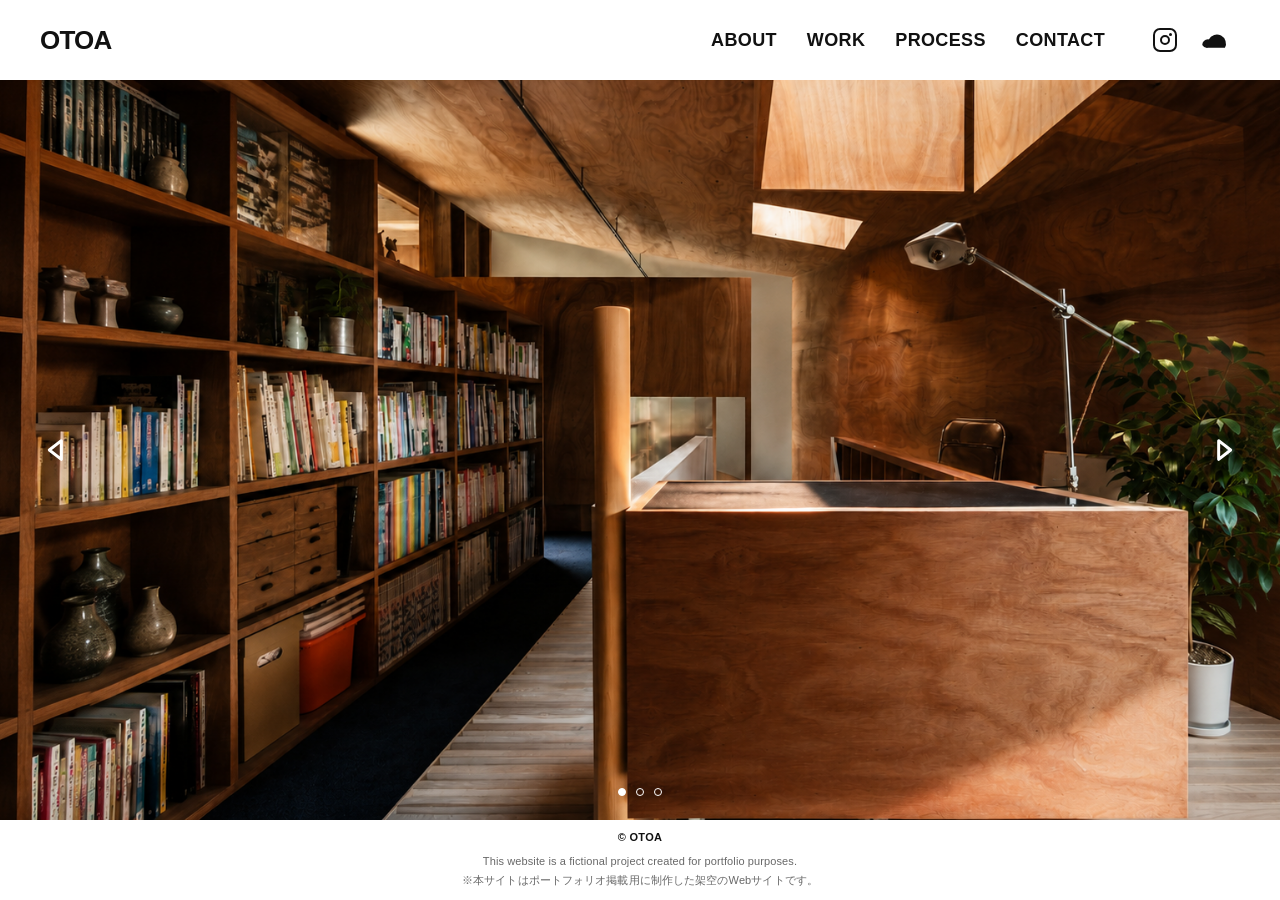
<file: index.html>
<!doctype html>
<html lang="ja">
  <head>
    <meta charset="UTF-8" />
    <meta name="viewport" content="width=device-width, initial-scale=1.0" />
    <meta
      name="description"
      content="OTOAは、内装工事を軸に、空間に馴染む木製スピーカーも制作しています。"
    />
    <title>OTOA — Interior / Speaker / Music</title>

    <link rel="stylesheet" href="./css/reset.css" />
    <link rel="stylesheet" href="./css/style.css?v=20260808-04" />
  </head>

  <body>
    <!-- Header: ロゴと各ページへのナビゲーション -->
    <header class="header">
      <a class="logo" href="./index.html" aria-label="トップページ">OTOA</a>

      <button
        class="menu-button"
        type="button"
        aria-expanded="false"
        aria-controls="global-navigation"
      >
        <span>MENU</span>
        <span class="menu-icon" aria-hidden="true"></span>
      </button>

      <nav id="global-navigation" class="navigation" aria-label="メインメニュー">
        <div class="navigation-left">
          <a href="./about/index.html">ABOUT</a>
          <a href="./work/index.html">WORK</a>
          <a href="./process/index.html">PROCESS</a>
          <a href="./contact/index.html">CONTACT</a>
        </div>
        <div class="navigation-right">
          <a class="instagram-link" href="https://www.instagram.com" target="_blank" rel="noreferrer" aria-label="Instagram">
            <span class="instagram-icon" aria-hidden="true"></span>
          </a>
          <a class="soundcloud-link" href="https://soundcloud.com/" target="_blank" rel="noreferrer" aria-label="SoundCloud">
            <svg class="soundcloud-icon" viewBox="0 0 24 24" aria-hidden="true">
              <path d="M3 12a4 4 0 014-4c.2 0 .4 0 .6.05A6 6 0 1119 14H7a4 4 0 01-4-2z"></path>
            </svg>
          </a>
        </div>
      </nav>
    </header>

    <!-- Hero: OTOAの空間とスピーカーを写真だけで見せるスライダー -->
    <main class="hero">
      <div class="slider" aria-label="OTOAイメージ写真">
        <div class="slide is-active">
          <img
            src="./assets/interior-02.png"
            alt="本棚と木のカウンターがある内装空間"
          />
        </div>
        <div class="slide">
          <img
            src="./assets/interior-01.png"
            alt="障子と赤い壁、木製収納がある住宅のリビング"
          />
        </div>
        <div class="slide">
          <img
            src="./assets/interior-03.png"
            alt="自然光と木製収納が調和する住宅のリビング"
          />
        </div>

        <button class="slider-button slider-prev" type="button" aria-label="前の写真">
          <svg viewBox="0 0 24 24" aria-hidden="true">
            <path d="M16 5 L7 12 L16 19 Z"></path>
          </svg>
        </button>
        <button class="slider-button slider-next" type="button" aria-label="次の写真">
          <svg viewBox="0 0 24 24" aria-hidden="true">
            <path d="M8 5 L17 12 L8 19 Z"></path>
          </svg>
        </button>

        <div class="slider-dots" aria-label="写真を選択">
          <button class="slider-dot is-active" type="button" aria-label="写真1を表示"></button>
          <button class="slider-dot" type="button" aria-label="写真2を表示"></button>
          <button class="slider-dot" type="button" aria-label="写真3を表示"></button>
        </div>
      </div>
    </main>

    <!-- Footer: 全ページ共通のコピーライトとポートフォリオ注記 -->
    <footer class="page-footer">
      <p class="footer-brand">© OTOA</p>
      <div class="footer-note">
        <p>This website is a fictional project created for portfolio purposes.</p>
        <p>※本サイトはポートフォリオ掲載用に制作した架空のWebサイトです。</p>
      </div>
    </footer>

    <script src="./js/main.js?v=20260803-02"></script>
  </body>
</html>
</file>
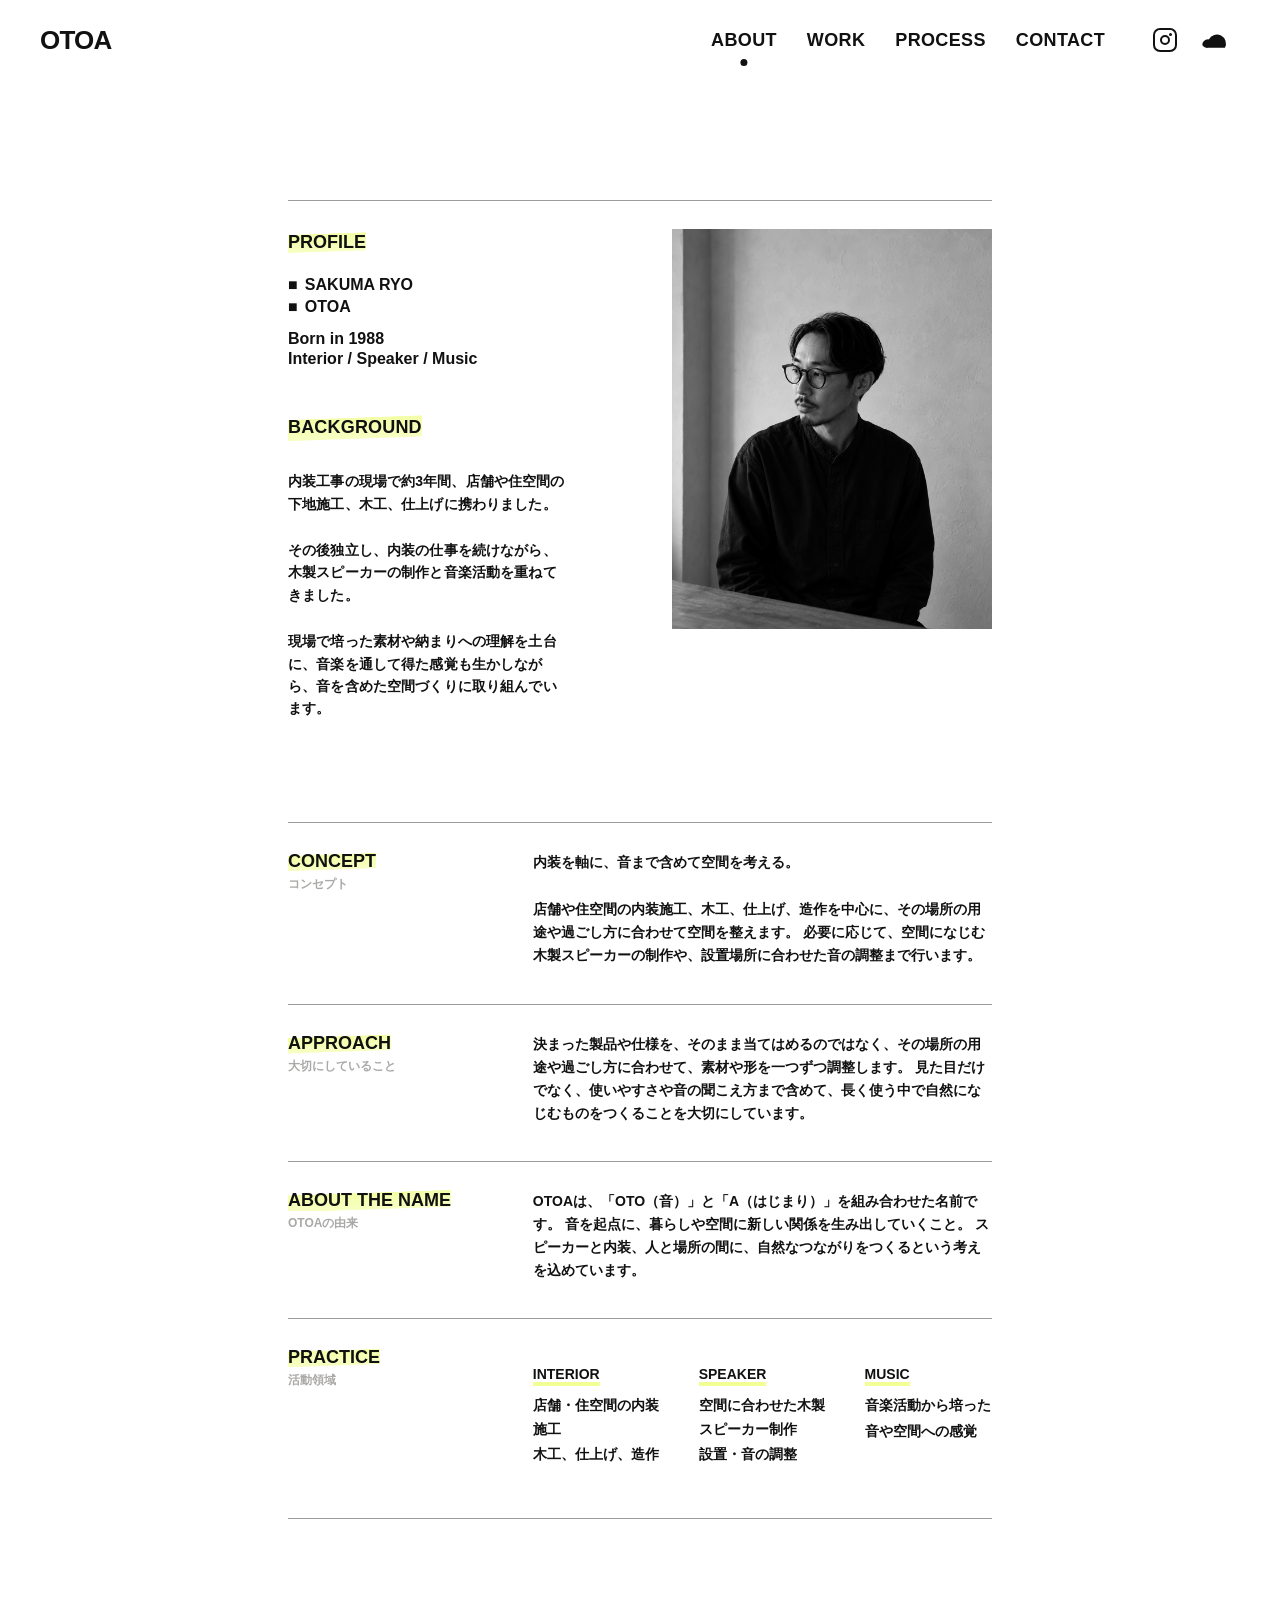
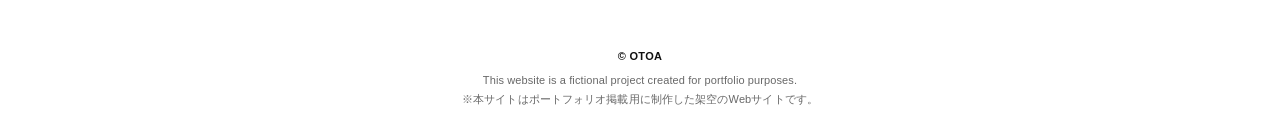
<file: about/index.html>
<!doctype html>
<html lang="ja">
  <head>
    <meta charset="UTF-8" />
    <meta name="viewport" content="width=device-width, initial-scale=1.0" />
    <meta
      name="description"
      content="内装と木製スピーカーを手がけるOTOAの背景と、音と空間への考え方。"
    />
    <title>ABOUT — OTOA</title>
    <link rel="stylesheet" href="../css/reset.css" />
    <link rel="stylesheet" href="../css/style.css?v=20260808-04" />
  </head>

  <body class="sub-page">
    <!-- Header: 全ページ共通ナビゲーション -->
    <header class="header">
      <a class="logo" href="../index.html" aria-label="トップページ">OTOA</a>

      <button
        class="menu-button"
        type="button"
        aria-expanded="false"
        aria-controls="global-navigation"
      >
        <span>MENU</span>
        <span class="menu-icon" aria-hidden="true"></span>
      </button>

      <nav id="global-navigation" class="navigation" aria-label="メインメニュー">
        <div class="navigation-left">
          <a class="is-current" href="./index.html" aria-current="page">ABOUT</a>
          <a href="../work/index.html">WORK</a>
          <a href="../process/index.html">PROCESS</a>
          <a href="../contact/index.html">CONTACT</a>
        </div>
        <div class="navigation-right">
          <a class="instagram-link" href="https://www.instagram.com" target="_blank" rel="noreferrer" aria-label="Instagram">
            <span class="instagram-icon" aria-hidden="true"></span>
          </a>
          <a class="soundcloud-link" href="https://soundcloud.com/" target="_blank" rel="noreferrer" aria-label="SoundCloud">
            <svg class="soundcloud-icon" viewBox="0 0 24 24" aria-hidden="true">
              <path d="M3 12a4 4 0 014-4c.2 0 .4 0 .6.05A6 6 0 1119 14H7a4 4 0 01-4-2z"></path>
            </svg>
          </a>
        </div>
      </nav>
    </header>

    <!-- About: OTOAのプロフィールと制作方針 -->
    <main class="about-page page-container">
      <section class="about-lead">
        <div class="about-text">
          <div class="about-profile">
            <p class="about-section-label">PROFILE</p>
            <h1>SAKUMA RYO</h1>
            <p>OTOA</p>
            <p>Born in 1988</p>
            <p>Interior / Speaker / Music</p>
          </div>
        </div>

        <figure class="about-image">
          <img
            src="../assets/about-sakuma-ryo.png"
            alt="モノクロームのポートレートに写るSAKUMA RYO"
          />
        </figure>

        <div class="about-copy">
          <p class="about-copy-label">BACKGROUND</p>
          <p>
            内装工事の現場で約3年間、店舗や住空間の下地施工、木工、仕上げに携わりました。
          </p>
          <p>
            その後独立し、内装の仕事を続けながら、木製スピーカーの制作と音楽活動を重ねてきました。
          </p>
          <p>
            現場で培った素材や納まりへの理解を土台に、音楽を通して得た感覚も生かしながら、音を含めた空間づくりに取り組んでいます。
          </p>
        </div>
      </section>

      <section class="about-story" aria-label="OTOAのコンセプトと制作方針">
        <div class="story-row">
          <div class="story-heading">
            <p>CONCEPT</p>
            <h2>コンセプト</h2>
          </div>
          <div class="story-copy">
            <p>
              内装を軸に、音まで含めて空間を考える。
            </p>
            <p>
              店舗や住空間の内装施工、木工、仕上げ、造作を中心に、その場所の用途や過ごし方に合わせて空間を整えます。
              必要に応じて、空間になじむ木製スピーカーの制作や、設置場所に合わせた音の調整まで行います。
            </p>
          </div>
        </div>

        <div class="story-row">
          <div class="story-heading">
            <p>APPROACH</p>
            <h2>大切にしていること</h2>
          </div>
          <div class="story-copy">
            <p>
              決まった製品や仕様を、そのまま当てはめるのではなく、その場所の用途や過ごし方に合わせて、素材や形を一つずつ調整します。
              見た目だけでなく、使いやすさや音の聞こえ方まで含めて、長く使う中で自然になじむものをつくることを大切にしています。
            </p>
          </div>
        </div>

        <div class="story-row">
          <div class="story-heading">
            <p>ABOUT THE NAME</p>
            <h2>OTOAの由来</h2>
          </div>
          <div class="story-copy">
            <p>
              OTOAは、「OTO（音）」と「A（はじまり）」を組み合わせた名前です。
              音を起点に、暮らしや空間に新しい関係を生み出していくこと。
              スピーカーと内装、人と場所の間に、自然なつながりをつくるという考えを込めています。
            </p>
          </div>
        </div>

        <div class="story-row practice-row">
          <div class="story-heading">
            <p>PRACTICE</p>
            <h2>活動領域</h2>
          </div>
          <dl class="practice-list">
            <div>
              <dt>INTERIOR</dt>
              <dd>店舗・住空間の内装施工</dd>
              <dd>木工、仕上げ、造作</dd>
            </div>
            <div>
              <dt>SPEAKER</dt>
              <dd>空間に合わせた木製スピーカー制作</dd>
              <dd>設置・音の調整</dd>
            </div>
            <div>
              <dt>MUSIC</dt>
              <dd>音楽活動から培った</dd>
              <dd>音や空間への感覚</dd>
            </div>
          </dl>
        </div>
      </section>
    </main>

    <footer class="page-footer">
      <p class="footer-brand">© OTOA</p>
      <div class="footer-note">
        <p>This website is a fictional project created for portfolio purposes.</p>
        <p>※本サイトはポートフォリオ掲載用に制作した架空のWebサイトです。</p>
      </div>
    </footer>

    <script src="../js/main.js"></script>
  </body>
</html>
</file>
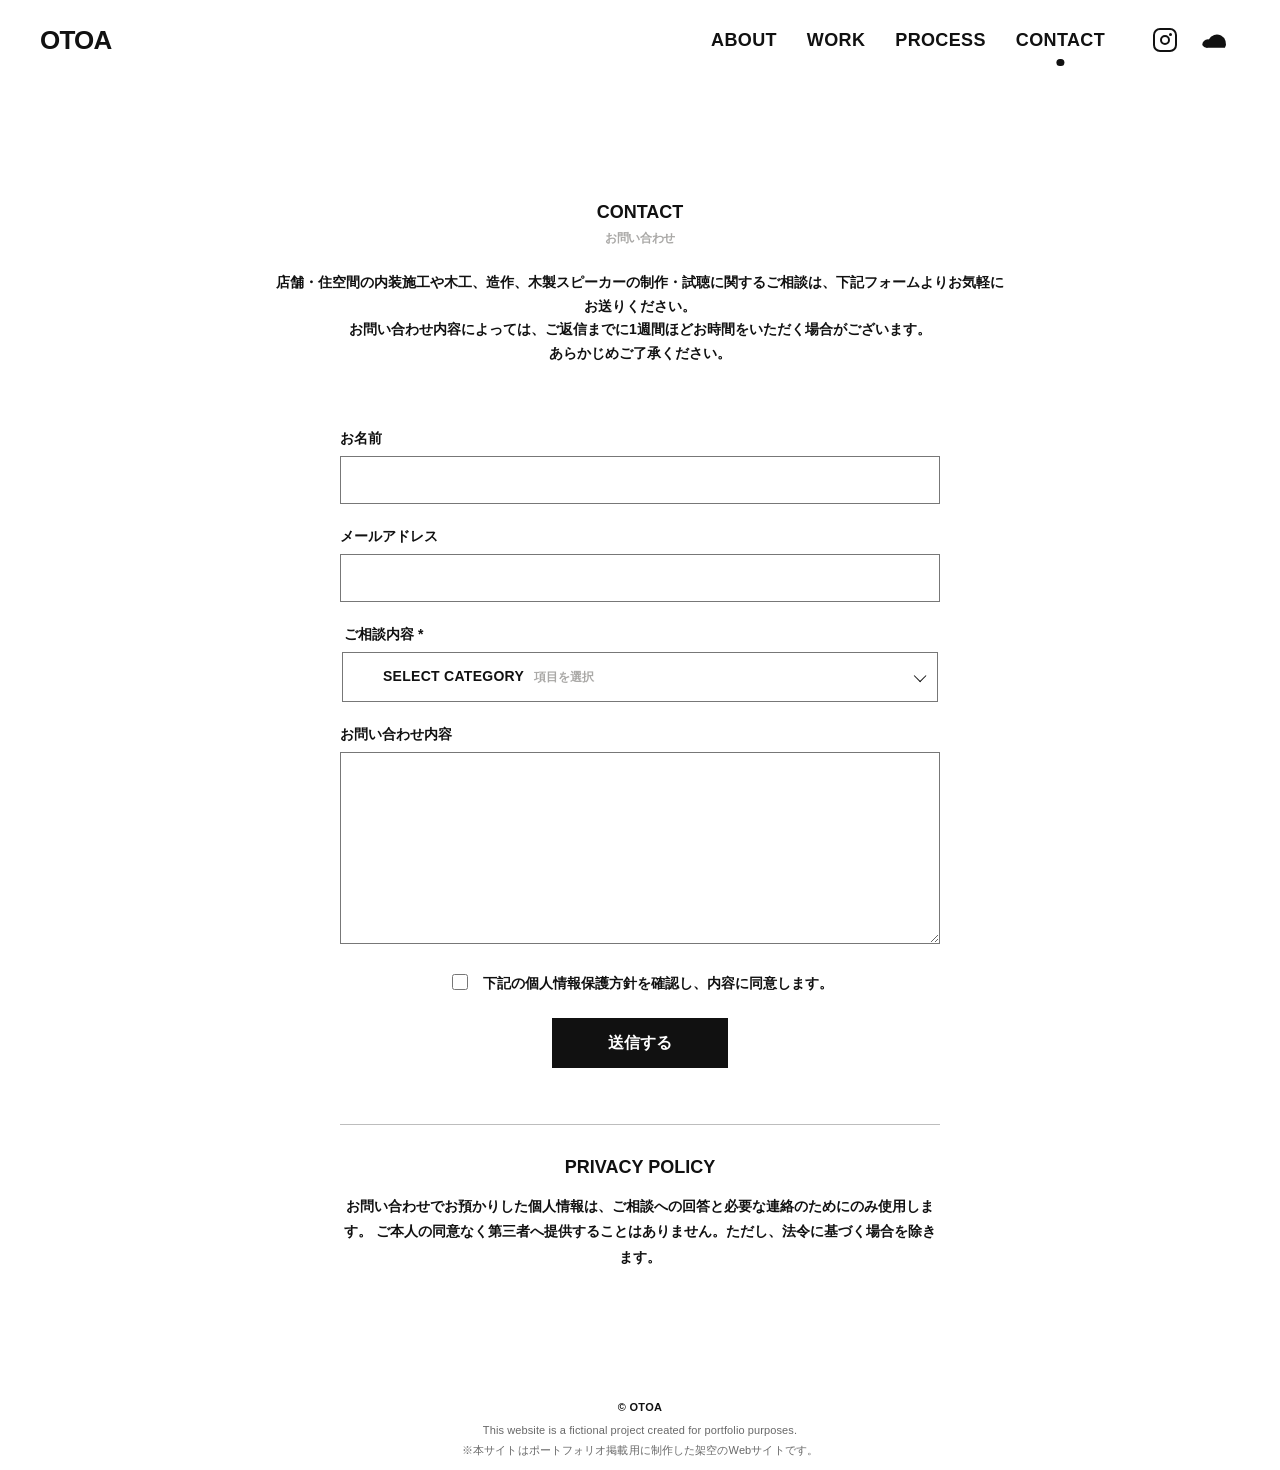
<file: contact/index.html>
<!doctype html>
<html lang="ja">
  <head>
    <meta charset="UTF-8" />
    <meta name="viewport" content="width=device-width, initial-scale=1.0" />
    <meta
      name="description"
      content="内装、木製スピーカー、音のある空間づくりについてOTOAへ相談する。"
    />
    <title>CONTACT — OTOA</title>
    <link rel="stylesheet" href="../css/reset.css" />
    <link rel="stylesheet" href="../css/style.css?v=20260808-02" />
  </head>

  <body class="sub-page">
    <!-- Header: 全ページ共通ナビゲーション -->
    <header class="header">
      <a class="logo" href="../index.html" aria-label="トップページ">OTOA</a>

      <button
        class="menu-button"
        type="button"
        aria-expanded="false"
        aria-controls="global-navigation"
      >
        <span>MENU</span>
        <span class="menu-icon" aria-hidden="true"></span>
      </button>

      <nav id="global-navigation" class="navigation" aria-label="メインメニュー">
        <div class="navigation-left">
          <a href="../about/index.html">ABOUT</a>
          <a href="../work/index.html">WORK</a>
          <a href="../process/index.html">PROCESS</a>
          <a class="is-current" href="./index.html" aria-current="page">CONTACT</a>
        </div>
        <div class="navigation-right">
          <a class="instagram-link" href="https://www.instagram.com" target="_blank" rel="noreferrer" aria-label="Instagram">
            <span class="instagram-icon" aria-hidden="true"></span>
          </a>
          <a class="soundcloud-link" href="https://soundcloud.com/" target="_blank" rel="noreferrer" aria-label="SoundCloud">
            <svg class="soundcloud-icon" viewBox="0 0 24 24" aria-hidden="true">
              <path d="M3 12a4 4 0 014-4c.2 0 .4 0 .6.05A6 6 0 1119 14H7a4 4 0 01-4-2z"></path>
            </svg>
          </a>
        </div>
      </nav>
    </header>
    <!-- Contact: 内装・スピーカーの相談フォーム -->
    <main class="contact-page page-container">
      <header class="flow-intro contact-intro">
        <p class="flow-intro-en">CONTACT</p>
        <h1>お問い合わせ</h1>
        <p class="flow-intro-copy">
          店舗・住空間の内装施工や木工、造作、木製スピーカーの制作・試聴に関するご相談は、下記フォームよりお気軽にお送りください。
          <br>お問い合わせ内容によっては、ご返信までに1週間ほどお時間をいただく場合がございます。<br>
          あらかじめご了承ください。
        </p>
      </header>

      <form class="contact-form" aria-label="お問い合わせフォーム">
        <div class="form-field">
          <label for="name">お名前</label>
          <input id="name" name="name" type="text" autocomplete="name" required />
        </div>

        <div class="form-field">
          <label for="email">メールアドレス</label>
          <input id="email" name="email" type="email" autocomplete="email" required />
        </div>

        <fieldset class="form-field category-field" aria-required="true">
          <legend>ご相談内容 <span class="required-mark" aria-hidden="true">*</span></legend>
          <details class="category-select">
            <summary>
              <span class="category-selected">
                <span class="category-en">SELECT CATEGORY</span>
                <span class="category-ja">項目を選択</span>
              </span>
              <span class="category-arrow" aria-hidden="true"></span>
            </summary>
            <div class="category-options">
              <label>
                <input type="radio" name="subject" value="interior" required />
                <span class="category-en">INTERIOR</span>
                <span class="category-ja">内装</span>
              </label>
              <label>
                <input type="radio" name="subject" value="speaker-listening-reservation" />
                <span class="category-en">SPEAKER / LISTENING RESERVATION</span>
                <span class="category-ja">スピーカー / 試聴予約</span>
              </label>
              <label>
                <input type="radio" name="subject" value="other" />
                <span class="category-en">OTHER</span>
                <span class="category-ja">その他</span>
              </label>
            </div>
          </details>
        </fieldset>

        <div class="form-field">
          <label for="message">お問い合わせ内容</label>
          <textarea id="message" name="message" rows="8" required></textarea>
        </div>

        <label class="privacy-check">
          <input type="checkbox" name="privacy" required />
          <span>
            下記の個人情報保護方針を確認し、内容に同意します。
          </span>
        </label>

        <button class="submit-button" type="submit">送信する</button>

      </form>

      <section class="privacy-section">
        <h2>PRIVACY POLICY</h2>
        <p>
          お問い合わせでお預かりした個人情報は、ご相談への回答と必要な連絡のためにのみ使用します。
          ご本人の同意なく第三者へ提供することはありません。ただし、法令に基づく場合を除きます。
        </p>
      </section>
    </main>

    <footer class="page-footer">
      <p class="footer-brand">© OTOA</p>
      <div class="footer-note">
        <p>This website is a fictional project created for portfolio purposes.</p>
        <p>※本サイトはポートフォリオ掲載用に制作した架空のWebサイトです。</p>
      </div>
    </footer>

    <script src="../js/main.js"></script>
  </body>
</html>
</file>
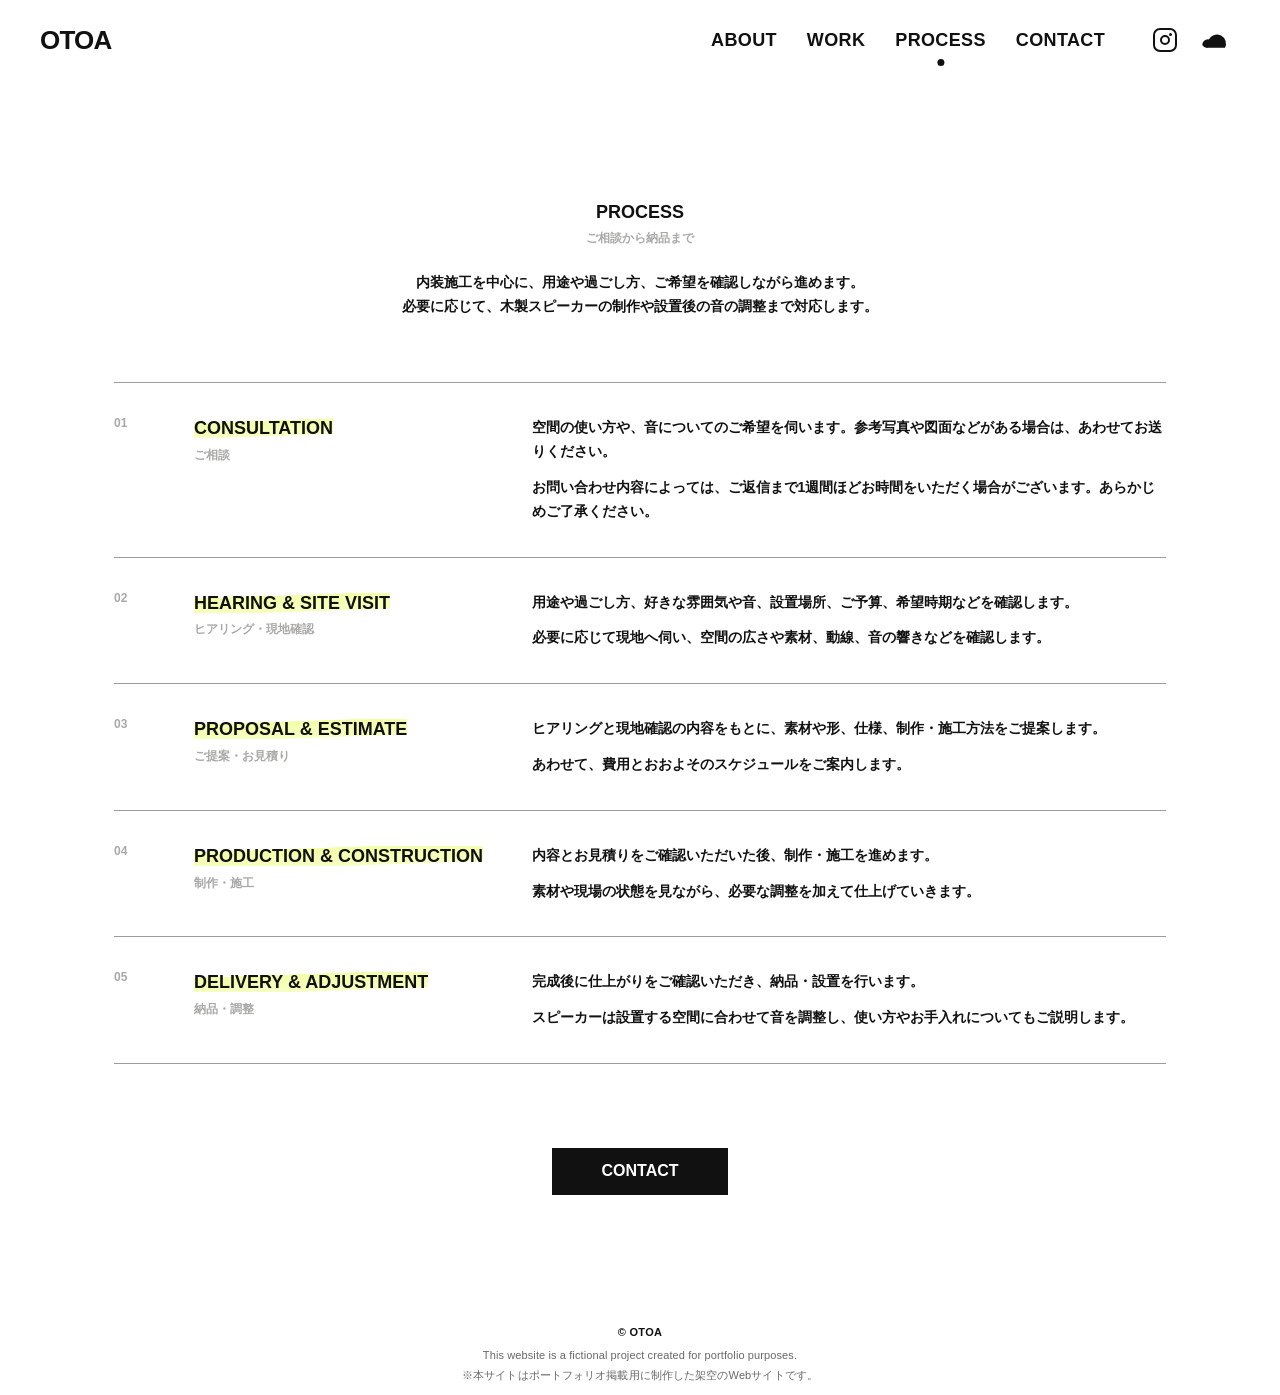
<file: process/index.html>
<!doctype html>
<html lang="ja">
  <head>
    <meta charset="UTF-8" />
    <meta name="viewport" content="width=device-width, initial-scale=1.0" />
    <meta
      name="description"
      content="OTOAへ内装や木製スピーカーを相談してから、制作・施工・納品までのプロセス。"
    />
    <title>PROCESS — OTOA</title>
    <link rel="stylesheet" href="../css/reset.css" />
    <link rel="stylesheet" href="../css/style.css?v=20260808-04" />
  </head>

  <body class="sub-page flow-body">
    <!-- Header: 全ページ共通ナビゲーション -->
    <header class="header">
      <a class="logo" href="../index.html" aria-label="トップページ">OTOA</a>

      <button
        class="menu-button"
        type="button"
        aria-expanded="false"
        aria-controls="global-navigation"
      >
        <span>MENU</span>
        <span class="menu-icon" aria-hidden="true"></span>
      </button>

      <nav id="global-navigation" class="navigation" aria-label="メインメニュー">
        <div class="navigation-left">
          <a href="../about/index.html">ABOUT</a>
          <a href="../work/index.html">WORK</a>
          <a class="is-current" href="./index.html" aria-current="page">PROCESS</a>
          <a href="../contact/index.html">CONTACT</a>
        </div>
        <div class="navigation-right">
          <a class="instagram-link" href="https://www.instagram.com" target="_blank" rel="noreferrer" aria-label="Instagram">
            <span class="instagram-icon" aria-hidden="true"></span>
          </a>
          <a class="soundcloud-link" href="https://soundcloud.com/" target="_blank" rel="noreferrer" aria-label="SoundCloud">
            <svg class="soundcloud-icon" viewBox="0 0 24 24" aria-hidden="true">
              <path d="M3 12a4 4 0 014-4c.2 0 .4 0 .6.05A6 6 0 1119 14H7a4 4 0 01-4-2z"></path>
            </svg>
          </a>
        </div>
      </nav>
    </header>

    <!-- Process: お問い合わせから納品まで -->
    <main class="flow-page page-container">
      <header class="flow-intro">
        <p class="flow-intro-en">PROCESS</p>
        <h1>ご相談から納品まで</h1>
        <p class="flow-intro-copy">
          内装施工を中心に、用途や過ごし方、ご希望を確認しながら進めます。<br />
          必要に応じて、木製スピーカーの制作や設置後の音の調整まで対応します。
        </p>
      </header>

      <ol class="flow-steps">
        <li>
          <span>01</span>
          <h2><mark>CONSULTATION</mark><small>ご相談</small></h2>
          <div class="flow-description">
            <p class="flow-ja">空間の使い方や、音についてのご希望を伺います。参考写真や図面などがある場合は、あわせてお送りください。</p>
            <p class="flow-ja">お問い合わせ内容によっては、ご返信まで1週間ほどお時間をいただく場合がございます。あらかじめご了承ください。</p>
          </div>
        </li>
        <li>
          <span>02</span>
          <h2><mark>HEARING &amp; SITE VISIT</mark><small>ヒアリング・現地確認</small></h2>
          <div class="flow-description">
            <p class="flow-ja">用途や過ごし方、好きな雰囲気や音、設置場所、ご予算、希望時期などを確認します。</p>
            <p class="flow-ja">必要に応じて現地へ伺い、空間の広さや素材、動線、音の響きなどを確認します。</p>
          </div>
        </li>
        <li>
          <span>03</span>
          <h2><mark>PROPOSAL &amp; ESTIMATE</mark><small>ご提案・お見積り</small></h2>
          <div class="flow-description">
            <p class="flow-ja">ヒアリングと現地確認の内容をもとに、素材や形、仕様、制作・施工方法をご提案します。</p>
            <p class="flow-ja">あわせて、費用とおおよそのスケジュールをご案内します。</p>
          </div>
        </li>
        <li>
          <span>04</span>
          <h2><mark>PRODUCTION &amp; CONSTRUCTION</mark><small>制作・施工</small></h2>
          <div class="flow-description">
            <p class="flow-ja">内容とお見積りをご確認いただいた後、制作・施工を進めます。</p>
            <p class="flow-ja">素材や現場の状態を見ながら、必要な調整を加えて仕上げていきます。</p>
          </div>
        </li>
        <li>
          <span>05</span>
          <h2><mark>DELIVERY &amp; ADJUSTMENT</mark><small>納品・調整</small></h2>
          <div class="flow-description">
            <p class="flow-ja">完成後に仕上がりをご確認いただき、納品・設置を行います。</p>
            <p class="flow-ja">スピーカーは設置する空間に合わせて音を調整し、使い方やお手入れについてもご説明します。</p>
          </div>
        </li>
      </ol>

      <div class="flow-contact">
        <a class="flow-contact-button" href="../contact/index.html">CONTACT</a>
      </div>
    </main>

    <footer class="page-footer">
      <p class="footer-brand">© OTOA</p>
      <div class="footer-note">
        <p>This website is a fictional project created for portfolio purposes.</p>
        <p>※本サイトはポートフォリオ掲載用に制作した架空のWebサイトです。</p>
      </div>
    </footer>

    <script src="../js/main.js"></script>
  </body>
</html>
</file>
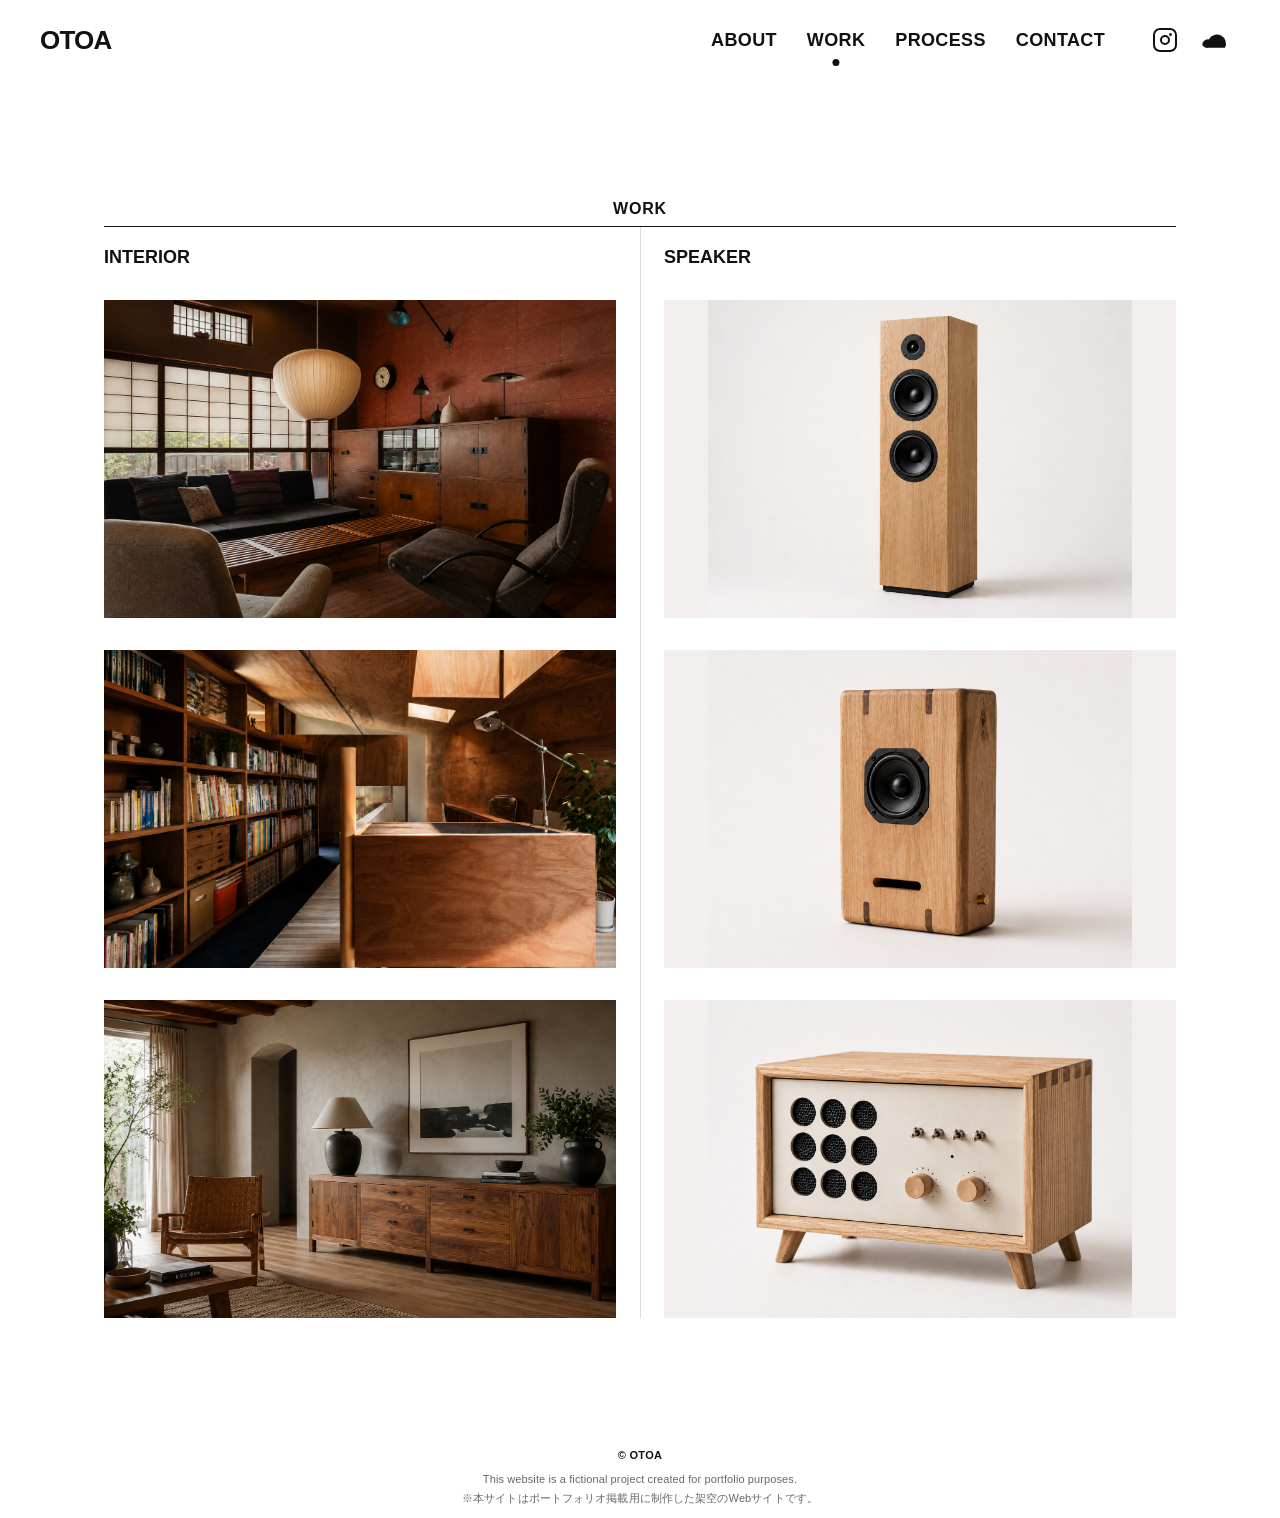
<file: work/index.html>
<!doctype html>
<html lang="en">
  <head>
    <meta charset="UTF-8" />
    <meta name="viewport" content="width=device-width, initial-scale=1.0" />
    <meta
      name="description"
      content="Selected interior and handcrafted wooden speaker projects by OTOA."
    />
    <title>WORK — OTOA</title>
    <link rel="stylesheet" href="../css/reset.css" />
    <link rel="stylesheet" href="../css/style.css?v=20260808-04" />
  </head>

  <body class="sub-page">
    <!-- Header: 全ページ共通ナビゲーション -->
    <header class="header">
      <a class="logo" href="../index.html" aria-label="Home">OTOA</a>

      <button
        class="menu-button"
        type="button"
        aria-expanded="false"
        aria-controls="global-navigation"
      >
        <span>MENU</span>
        <span class="menu-icon" aria-hidden="true"></span>
      </button>

      <nav id="global-navigation" class="navigation" aria-label="Main navigation">
        <div class="navigation-left">
          <a href="../about/index.html">ABOUT</a>
          <a class="is-current" href="./index.html" aria-current="page">WORK</a>
          <a href="../process/index.html">PROCESS</a>
          <a href="../contact/index.html">CONTACT</a>
        </div>
        <div class="navigation-right">
          <a class="instagram-link" href="https://www.instagram.com" target="_blank" rel="noreferrer" aria-label="Instagram">
            <span class="instagram-icon" aria-hidden="true"></span>
          </a>
          <a class="soundcloud-link" href="https://soundcloud.com/" target="_blank" rel="noreferrer" aria-label="SoundCloud">
            <svg class="soundcloud-icon" viewBox="0 0 24 24" aria-hidden="true">
              <path d="M3 12a4 4 0 014-4c.2 0 .4 0 .6.05A6 6 0 1119 14H7a4 4 0 01-4-2z"></path>
            </svg>
          </a>
        </div>
      </nav>
    </header>

    <!-- Works: 内装とスピーカーの実績一覧 -->
    <main class="works-page works-page-index page-container">
      <h1 class="works-page-title">WORK</h1>

      <nav class="works-mobile-jump" aria-label="Project category links">
        <a href="#interior-projects">INTERIOR</a>
        <a href="#speaker-projects">SPEAKER</a>
      </nav>

      <div class="works-category-layout">
        <div class="works-heading">
          <div class="works-filter works-filter-split" aria-label="Project categories">
            <p class="category-label">INTERIOR</p>
            <p class="category-label">SPEAKER</p>
          </div>
        </div>

        <section class="works-grid works-grid-columns" aria-label="Selected projects">
          <div id="interior-projects" class="works-column" aria-label="Interior projects">
          <article class="works-card" data-category="interior">
            <a class="works-card-link" href="./wood-and-light-residence/index.html">
              <img src="../assets/interior-01.png" alt="Japanese residence with shoji screens and a red textured wall" />
              <div class="works-card-overlay"><h2>WOOD AND LIGHT RESIDENCE</h2><p>Tokyo, Japan</p></div>
            </a>
          </article>
          <article class="works-card" data-category="interior">
            <a class="works-card-link" href="./retail-timber-interior/index.html">
              <img src="../assets/interior-02.png" alt="Wood-lined study with built-in bookshelves and a bespoke desk" />
              <div class="works-card-overlay"><h2>RETAIL TIMBER INTERIOR</h2><p>Tokyo, Japan</p></div>
            </a>
          </article>
          <article class="works-card" data-category="interior">
            <a class="works-card-link" href="./interior-with-sound/index.html">
              <img src="../assets/interior-03.png" alt="Calm residence with a bespoke wooden sideboard" />
              <div class="works-card-overlay"><h2>INTERIOR WITH SOUND</h2><p>Kanagawa, Japan</p></div>
            </a>
          </article>
          </div>

          <div id="speaker-projects" class="works-column" aria-label="Speaker projects">
          <article class="works-card" data-category="speaker">
            <a class="works-card-link" href="./detail/index.html?project=wood-speaker-01">
              <img src="../assets/speaker-01.png" alt="Oak floor-standing speaker" />
              <div class="works-card-overlay"><h2>FLOOR SPEAKER 01</h2><p>OTOA Studio, Tokyo</p></div>
            </a>
          </article>
          <article class="works-card" data-category="speaker">
            <a class="works-card-link" href="./detail/index.html?project=wood-speaker-02">
              <img src="../assets/speaker-02.png" alt="Compact oak speaker" />
              <div class="works-card-overlay"><h2>COMPACT SPEAKER 01</h2><p>OTOA Studio, Tokyo</p></div>
            </a>
          </article>
          <article class="works-card" data-category="speaker">
            <a class="works-card-link" href="./detail/index.html?project=wood-audio-console">
              <img src="../assets/speaker-03.png" alt="Oak audio console" />
              <div class="works-card-overlay"><h2>WOOD AUDIO CONSOLE</h2><p>OTOA Studio, Tokyo</p></div>
            </a>
          </article>
          </div>
        </section>
      </div>
    </main>

    <footer class="page-footer">
      <p class="footer-brand">© OTOA</p>
      <div class="footer-note">
        <p>This website is a fictional project created for portfolio purposes.</p>
        <p>※本サイトはポートフォリオ掲載用に制作した架空のWebサイトです。</p>
      </div>
    </footer>

    <script src="../js/main.js"></script>
  </body>
</html>
</file>
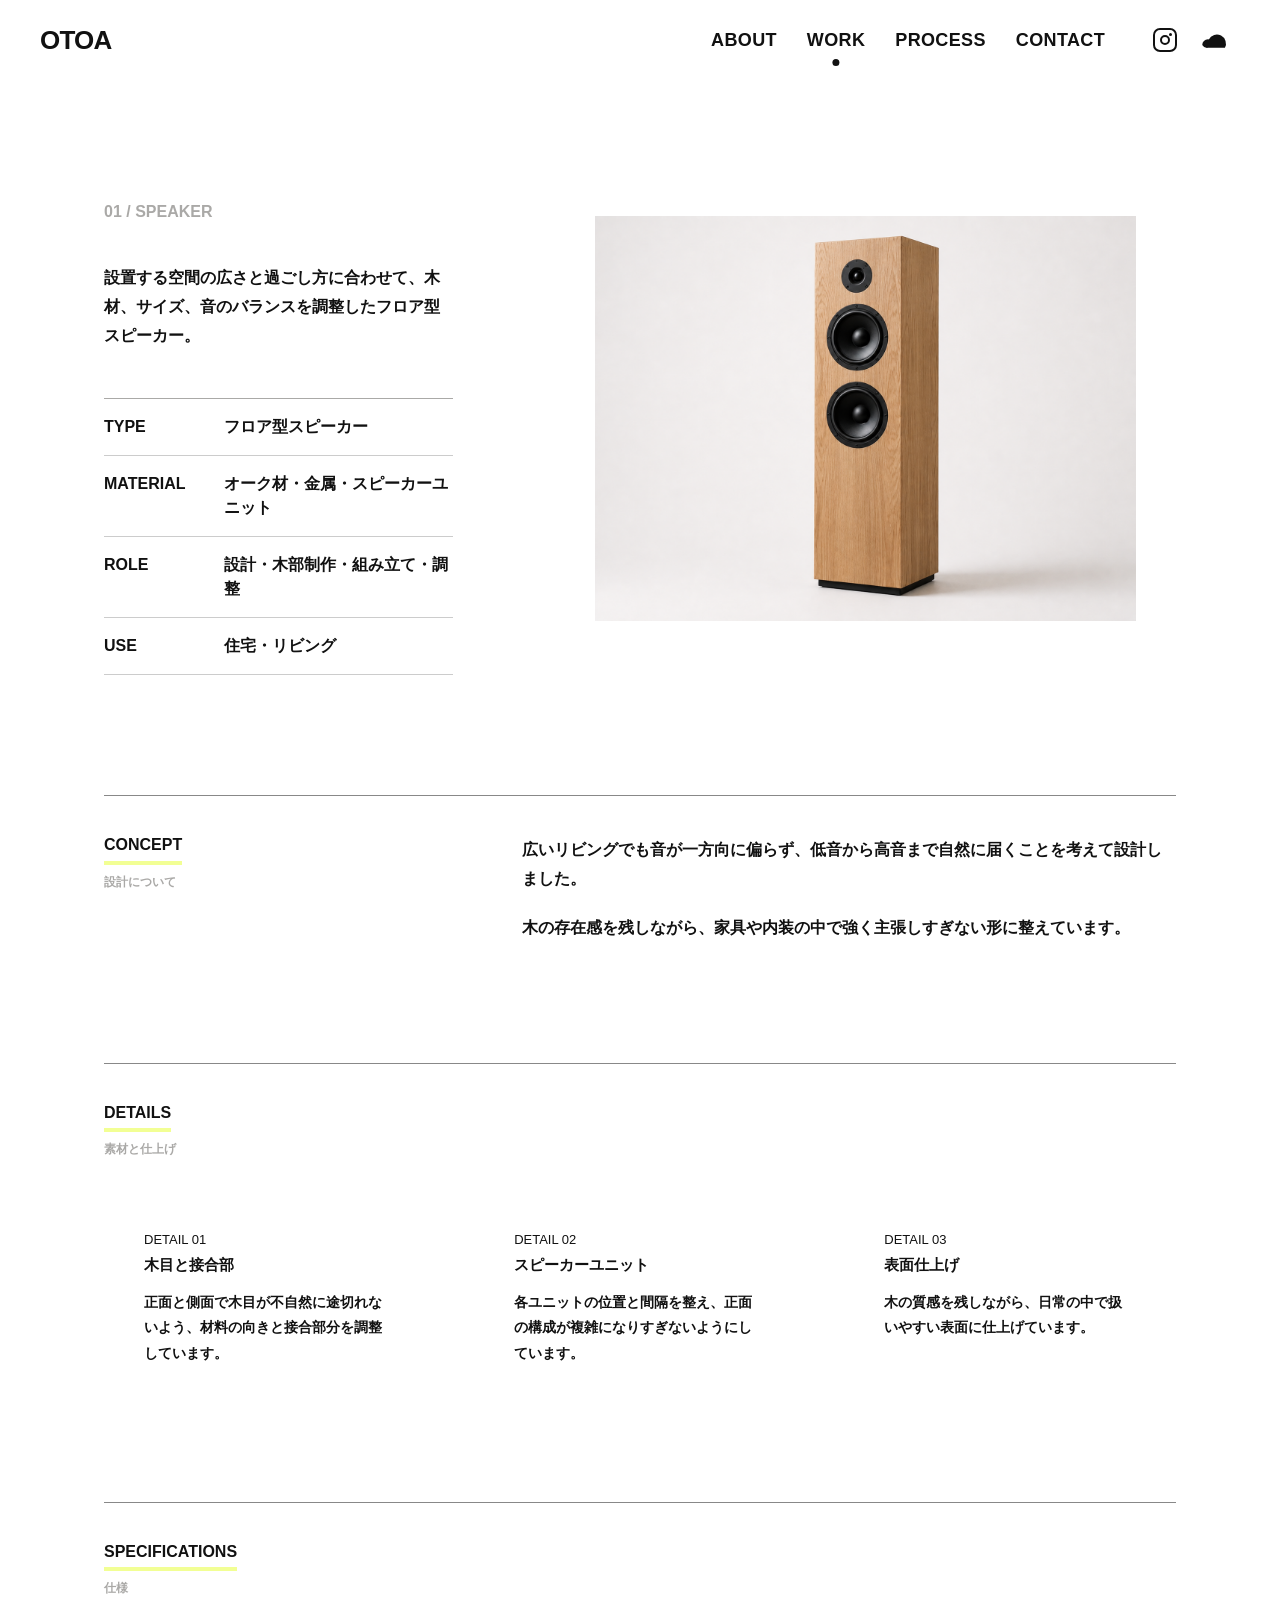
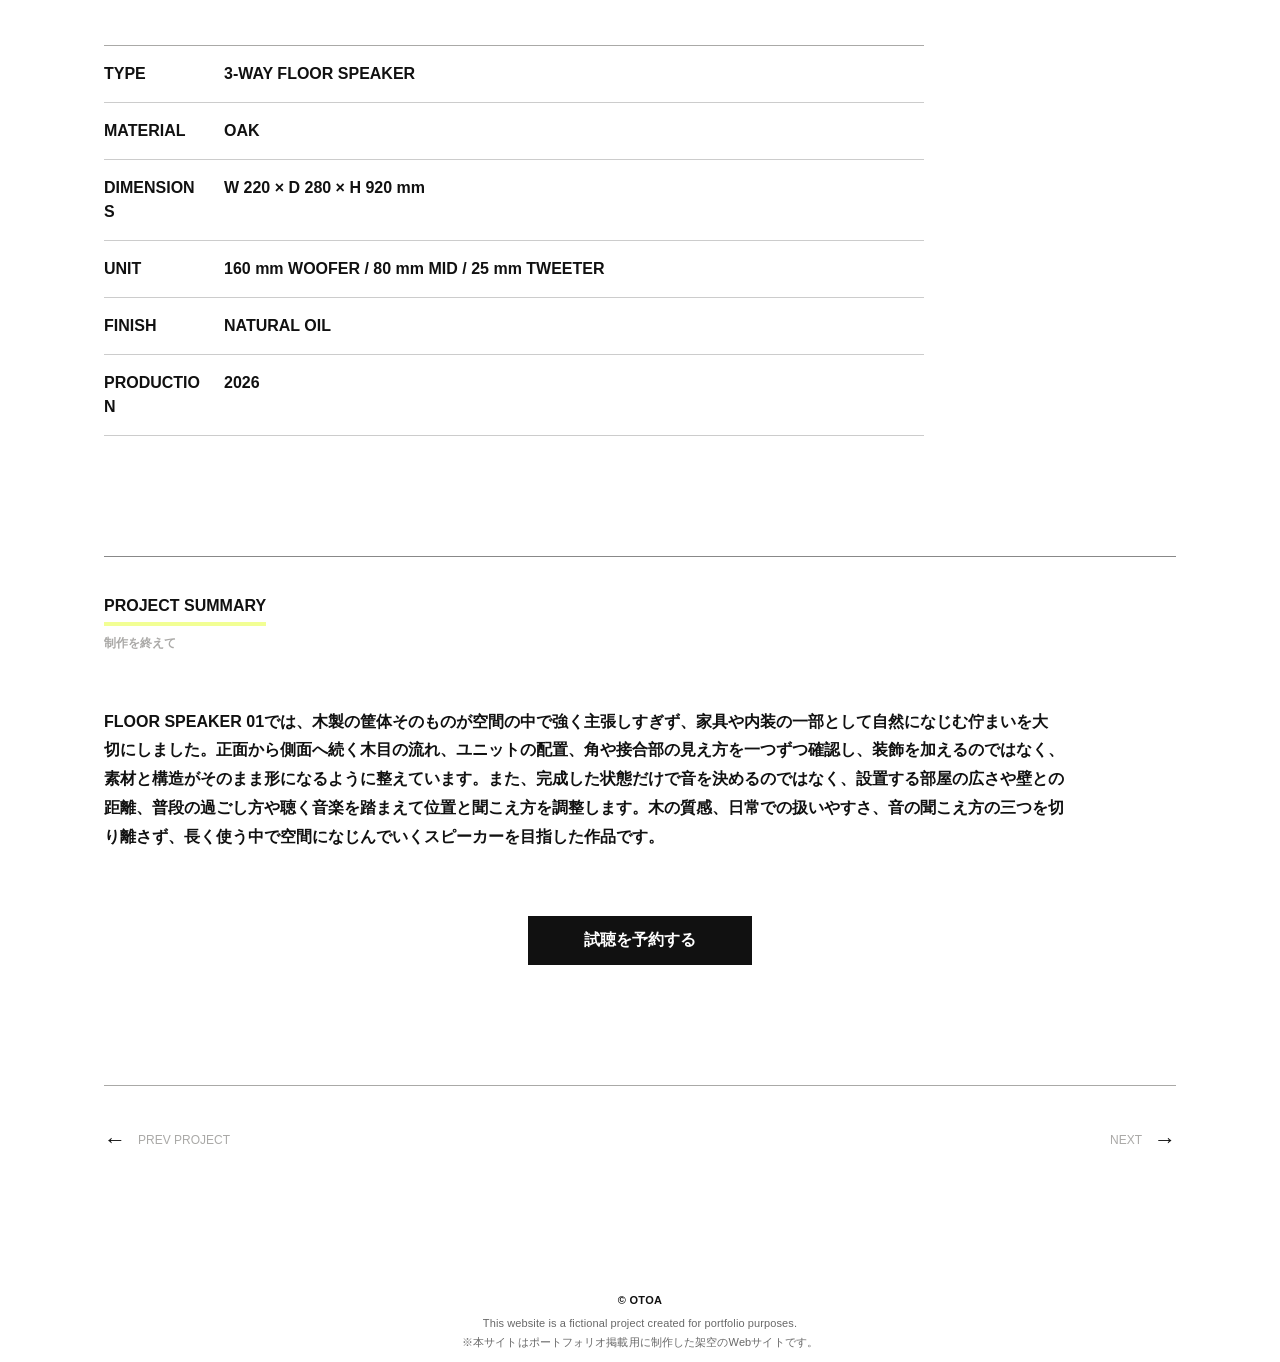
<file: work/detail/index.html>
<!doctype html>
<html lang="ja">
  <head>
    <meta charset="UTF-8" />
    <meta name="viewport" content="width=device-width, initial-scale=1.0" />
    <meta name="description" content="OTOAによる木製フロア型スピーカー FLOOR SPEAKER 01。" />
    <title>FLOOR SPEAKER 01 — OTOA</title>
    <link rel="stylesheet" href="../../css/reset.css" />
    <link rel="stylesheet" href="../../css/style.css?v=20260808-04" />
  </head>

  <body class="sub-page speaker-detail-body">
    <header class="header">
      <a class="logo" href="../../index.html" aria-label="トップページへ">OTOA</a>

      <button class="menu-button" type="button" aria-expanded="false" aria-controls="global-navigation">
        <span>MENU</span>
        <span class="menu-icon" aria-hidden="true"></span>
      </button>

      <nav id="global-navigation" class="navigation" aria-label="メインナビゲーション">
        <div class="navigation-left">
          <a href="../../about/index.html">ABOUT</a>
          <a class="is-current" href="../index.html" aria-current="page">WORK</a>
          <a href="../../process/index.html">PROCESS</a>
          <a href="../../contact/index.html">CONTACT</a>
        </div>
        <div class="navigation-right">
          <a class="instagram-link" href="https://www.instagram.com" target="_blank" rel="noreferrer" aria-label="Instagram">
            <span class="instagram-icon" aria-hidden="true"></span>
          </a>
          <a class="soundcloud-link" href="https://soundcloud.com/" target="_blank" rel="noreferrer" aria-label="SoundCloud">
            <svg class="soundcloud-icon" viewBox="0 0 24 24" aria-hidden="true">
              <path d="M3 12a4 4 0 014-4c.2 0 .4 0 .6.05A6 6 0 1119 14H7a4 4 0 01-4-2z"></path>
            </svg>
          </a>
        </div>
      </nav>
    </header>

    <main class="speaker-detail-page page-container">
      <section id="project-header" class="speaker-hero">
        <div class="speaker-hero__copy">
          <p class="speaker-number">01 / SPEAKER</p>
          <p class="speaker-lead">
            設置する空間の広さと過ごし方に合わせて、木材、サイズ、音のバランスを調整したフロア型スピーカー。
          </p>

          <dl class="speaker-data">
            <div><dt>TYPE</dt><dd>フロア型スピーカー</dd></div>
            <div><dt>MATERIAL</dt><dd>オーク材・金属・スピーカーユニット</dd></div>
            <div><dt>ROLE</dt><dd>設計・木部制作・組み立て・調整</dd></div>
            <div><dt>USE</dt><dd>住宅・リビング</dd></div>
          </dl>
        </div>

        <figure class="speaker-hero__image">
          <img src="../../assets/speaker-01.png" alt="オーク材を使用したフロア型スピーカーの全体" />
        </figure>
      </section>

      <section id="concept" class="speaker-section speaker-concept">
        <header class="speaker-heading">
          <p>CONCEPT</p>
          <small>設計について</small>
        </header>
        <div class="speaker-section-copy">
          <p>広いリビングでも音が一方向に偏らず、低音から高音まで自然に届くことを考えて設計しました。</p>
          <p>木の存在感を残しながら、家具や内装の中で強く主張しすぎない形に整えています。</p>
        </div>
      </section>

      <section id="details" class="speaker-section">
        <header class="speaker-heading">
          <p>DETAILS</p>
          <small>素材と仕上げ</small>
        </header>
        <div class="speaker-detail-grid">
          <figure>
            <figcaption><span>DETAIL 01</span><strong>木目と接合部</strong><p>正面と側面で木目が不自然に途切れないよう、材料の向きと接合部分を調整しています。</p></figcaption>
          </figure>
          <figure>
            <figcaption><span>DETAIL 02</span><strong>スピーカーユニット</strong><p>各ユニットの位置と間隔を整え、正面の構成が複雑になりすぎないようにしています。</p></figcaption>
          </figure>
          <figure>
            <figcaption><span>DETAIL 03</span><strong>表面仕上げ</strong><p>木の質感を残しながら、日常の中で扱いやすい表面に仕上げています。</p></figcaption>
          </figure>
        </div>
      </section>

      <section id="specifications" class="speaker-section">
        <header class="speaker-heading">
          <p>SPECIFICATIONS</p>
          <small>仕様</small>
        </header>
        <dl class="speaker-specifications">
          <div><dt>TYPE</dt><dd>3-WAY FLOOR SPEAKER</dd></div>
          <div><dt>MATERIAL</dt><dd>OAK</dd></div>
          <div><dt>DIMENSIONS</dt><dd>W 220 × D 280 × H 920 mm</dd></div>
          <div><dt>UNIT</dt><dd>160 mm WOOFER / 80 mm MID / 25 mm TWEETER</dd></div>
          <div><dt>FINISH</dt><dd>NATURAL OIL</dd></div>
          <div><dt>PRODUCTION</dt><dd>2026</dd></div>
        </dl>
      </section>

      <section id="project-summary" class="speaker-section speaker-summary">
        <header class="speaker-heading">
          <p>PROJECT SUMMARY</p>
          <small>制作を終えて</small>
        </header>
        <p class="speaker-summary-copy">
          FLOOR SPEAKER 01では、木製の筐体そのものが空間の中で強く主張しすぎず、家具や内装の一部として自然になじむ佇まいを大切にしました。正面から側面へ続く木目の流れ、ユニットの配置、角や接合部の見え方を一つずつ確認し、装飾を加えるのではなく、素材と構造がそのまま形になるように整えています。また、完成した状態だけで音を決めるのではなく、設置する部屋の広さや壁との距離、普段の過ごし方や聴く音楽を踏まえて位置と聞こえ方を調整します。木の質感、日常での扱いやすさ、音の聞こえ方の三つを切り離さず、長く使う中で空間になじんでいくスピーカーを目指した作品です。
        </p>
      </section>

      <div class="speaker-reservation">
        <a class="speaker-reservation-button" href="../../contact/index.html">試聴を予約する</a>
      </div>

      <nav class="speaker-next" aria-label="作品ページの次の導線">
        <a href="../wood-and-light-residence/index.html" rel="prev"><span>←</span><small>PREV PROJECT</small></a>
        <a href="../speaker/index.html" rel="next"><small>NEXT</small><span>→</span></a>
      </nav>
    </main>

    <footer class="page-footer">
      <p class="footer-brand">© OTOA</p>
      <div class="footer-note">
        <p>This website is a fictional project created for portfolio purposes.</p>
        <p>※本サイトはポートフォリオ掲載用に制作した架空のWebサイトです。</p>
      </div>
    </footer>

    <script src="../../js/main.js"></script>
  </body>
</html>
</file>
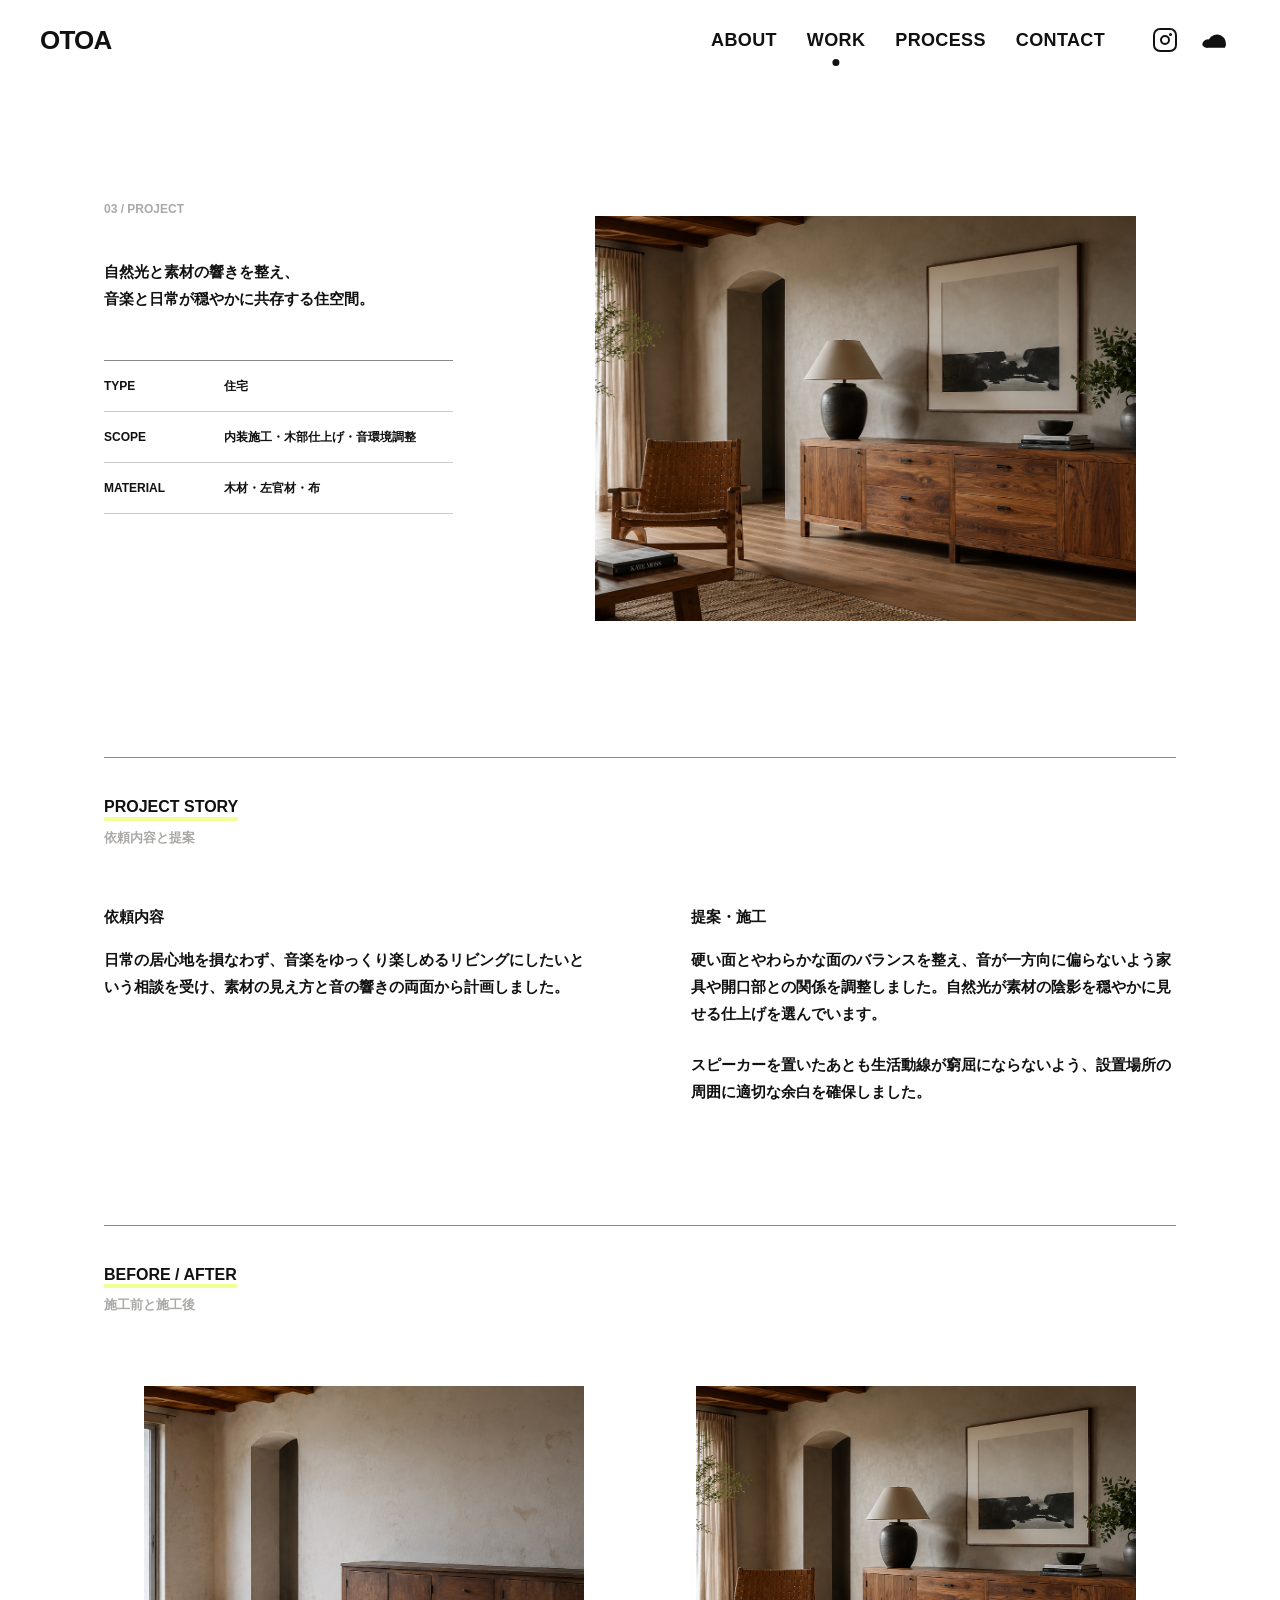
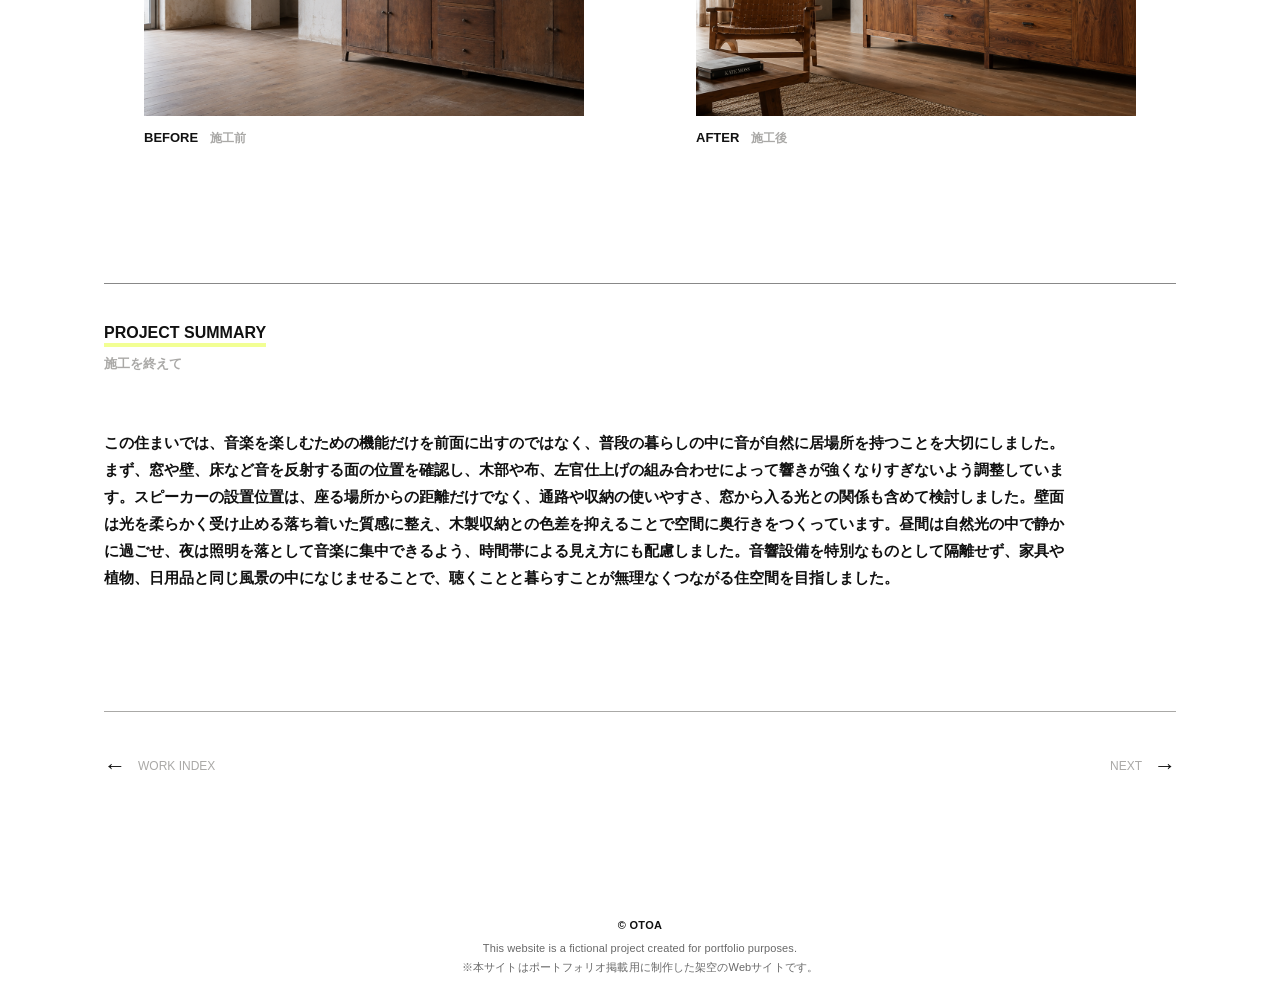
<file: work/interior-with-sound/index.html>
<!doctype html>
<html lang="ja">
  <head>
    <meta charset="UTF-8" />
    <meta name="viewport" content="width=device-width, initial-scale=1.0" />
    <meta name="description" content="自然光と素材の響きを整え、音楽と日常が穏やかに共存する架空の住宅内装プロジェクト。" />
    <title>INTERIOR WITH SOUND — OTOA</title>
    <link rel="stylesheet" href="../../css/reset.css" />
    <link rel="stylesheet" href="../../css/style.css?v=20260808-04" />
  </head>

  <body class="sub-page project-detail-body">
    <!-- Header: 全ページ共通ナビゲーション -->
    <header class="header">
      <a class="logo" href="../../index.html" aria-label="トップページへ">OTOA</a>

      <button class="menu-button" type="button" aria-expanded="false" aria-controls="global-navigation">
        <span>MENU</span>
        <span class="menu-icon" aria-hidden="true"></span>
      </button>

      <nav id="global-navigation" class="navigation" aria-label="メインナビゲーション">
        <div class="navigation-left">
          <a href="../../about/index.html">ABOUT</a>
          <a class="is-current" href="../index.html" aria-current="page">WORK</a>
          <a href="../../process/index.html">PROCESS</a>
          <a href="../../contact/index.html">CONTACT</a>
        </div>
        <div class="navigation-right">
          <a class="instagram-link" href="https://www.instagram.com" target="_blank" rel="noreferrer" aria-label="Instagram"><span class="instagram-icon" aria-hidden="true"></span></a>
          <a class="soundcloud-link" href="https://soundcloud.com/" target="_blank" rel="noreferrer" aria-label="SoundCloud">
            <svg class="soundcloud-icon" viewBox="0 0 24 24" aria-hidden="true"><path d="M3 12a4 4 0 014-4c.2 0 .4 0 .6.05A6 6 0 1119 14H7a4 4 0 01-4-2z"></path></svg>
          </a>
        </div>
      </nav>
    </header>

    <main class="project-page page-container">
      <!-- Project Header: 案件概要と完成写真 -->
      <section id="project-header" class="project-hero">
        <div class="project-hero-copy">
          <p class="project-number">03 / PROJECT</p>
          <p class="project-lead">自然光と素材の響きを整え、<br />音楽と日常が穏やかに共存する住空間。</p>

          <dl class="project-data">
            <div><dt>TYPE</dt><dd>住宅</dd></div>
            <div><dt>SCOPE</dt><dd>内装施工・木部仕上げ・音環境調整</dd></div>
            <div><dt>MATERIAL</dt><dd>木材・左官材・布</dd></div>
          </dl>
        </div>

        <figure class="project-hero-image">
          <img src="../../assets/interior-03.png" alt="自然光と木製収納が調和する住宅のリビング" />
        </figure>
      </section>

      <!-- Project Story: 依頼内容と提案 -->
      <section id="project-story" class="project-section project-story">
        <header class="project-heading"><p>PROJECT STORY</p><small>依頼内容と提案</small></header>
        <div class="project-story-grid">
          <div>
            <h2>依頼内容</h2>
            <p>日常の居心地を損なわず、音楽をゆっくり楽しめるリビングにしたいという相談を受け、素材の見え方と音の響きの両面から計画しました。</p>
          </div>
          <div>
            <h2>提案・施工</h2>
            <p>硬い面とやわらかな面のバランスを整え、音が一方向に偏らないよう家具や開口部との関係を調整しました。自然光が素材の陰影を穏やかに見せる仕上げを選んでいます。</p>
            <p>スピーカーを置いたあとも生活動線が窮屈にならないよう、設置場所の周囲に適切な余白を確保しました。</p>
          </div>
        </div>
      </section>

      <!-- Before / After: 施工前後の比較 -->
      <section id="before-after" class="project-section project-before-after">
        <header class="project-heading"><p>BEFORE / AFTER</p><small>施工前と施工後</small></header>
        <div class="project-compare">
          <figure>
            <img src="../../assets/before03.png" alt="改修前の住宅リビング" />
            <figcaption><span>BEFORE</span><small>施工前</small></figcaption>
          </figure>
          <figure>
            <img src="../../assets/interior-03.png" alt="改修後の自然光と木製収納が調和する住宅リビング" />
            <figcaption><span>AFTER</span><small>施工後</small></figcaption>
          </figure>
        </div>
      </section>

      <!-- Project Summary: 施工で大切にしたことのまとめ -->
      <section id="project-summary" class="project-section project-summary">
        <header class="project-heading">
          <p>PROJECT SUMMARY</p>
          <small>施工を終えて</small>
        </header>
        <p class="project-note">この住まいでは、音楽を楽しむための機能だけを前面に出すのではなく、普段の暮らしの中に音が自然に居場所を持つことを大切にしました。まず、窓や壁、床など音を反射する面の位置を確認し、木部や布、左官仕上げの組み合わせによって響きが強くなりすぎないよう調整しています。スピーカーの設置位置は、座る場所からの距離だけでなく、通路や収納の使いやすさ、窓から入る光との関係も含めて検討しました。壁面は光を柔らかく受け止める落ち着いた質感に整え、木製収納との色差を抑えることで空間に奥行きをつくっています。昼間は自然光の中で静かに過ごせ、夜は照明を落として音楽に集中できるよう、時間帯による見え方にも配慮しました。音響設備を特別なものとして隔離せず、家具や植物、日用品と同じ風景の中になじませることで、聴くことと暮らすことが無理なくつながる住空間を目指しました。</p>
      </section>

      <nav class="speaker-next project-next" aria-label="作品ページの次の導線">
        <a href="../index.html"><span>←</span><small>WORK INDEX</small></a>
        <a href="../wood-and-light-residence/index.html" rel="next"><small>NEXT</small><span>→</span></a>
      </nav>
    </main>

    <footer class="page-footer">
      <p class="footer-brand">© OTOA</p>
      <div class="footer-note">
        <p>This website is a fictional project created for portfolio purposes.</p>
        <p>※本サイトはポートフォリオ掲載用に制作した架空のWebサイトです。</p>
      </div>
    </footer>
    <script src="../../js/main.js"></script>
  </body>
</html>
</file>
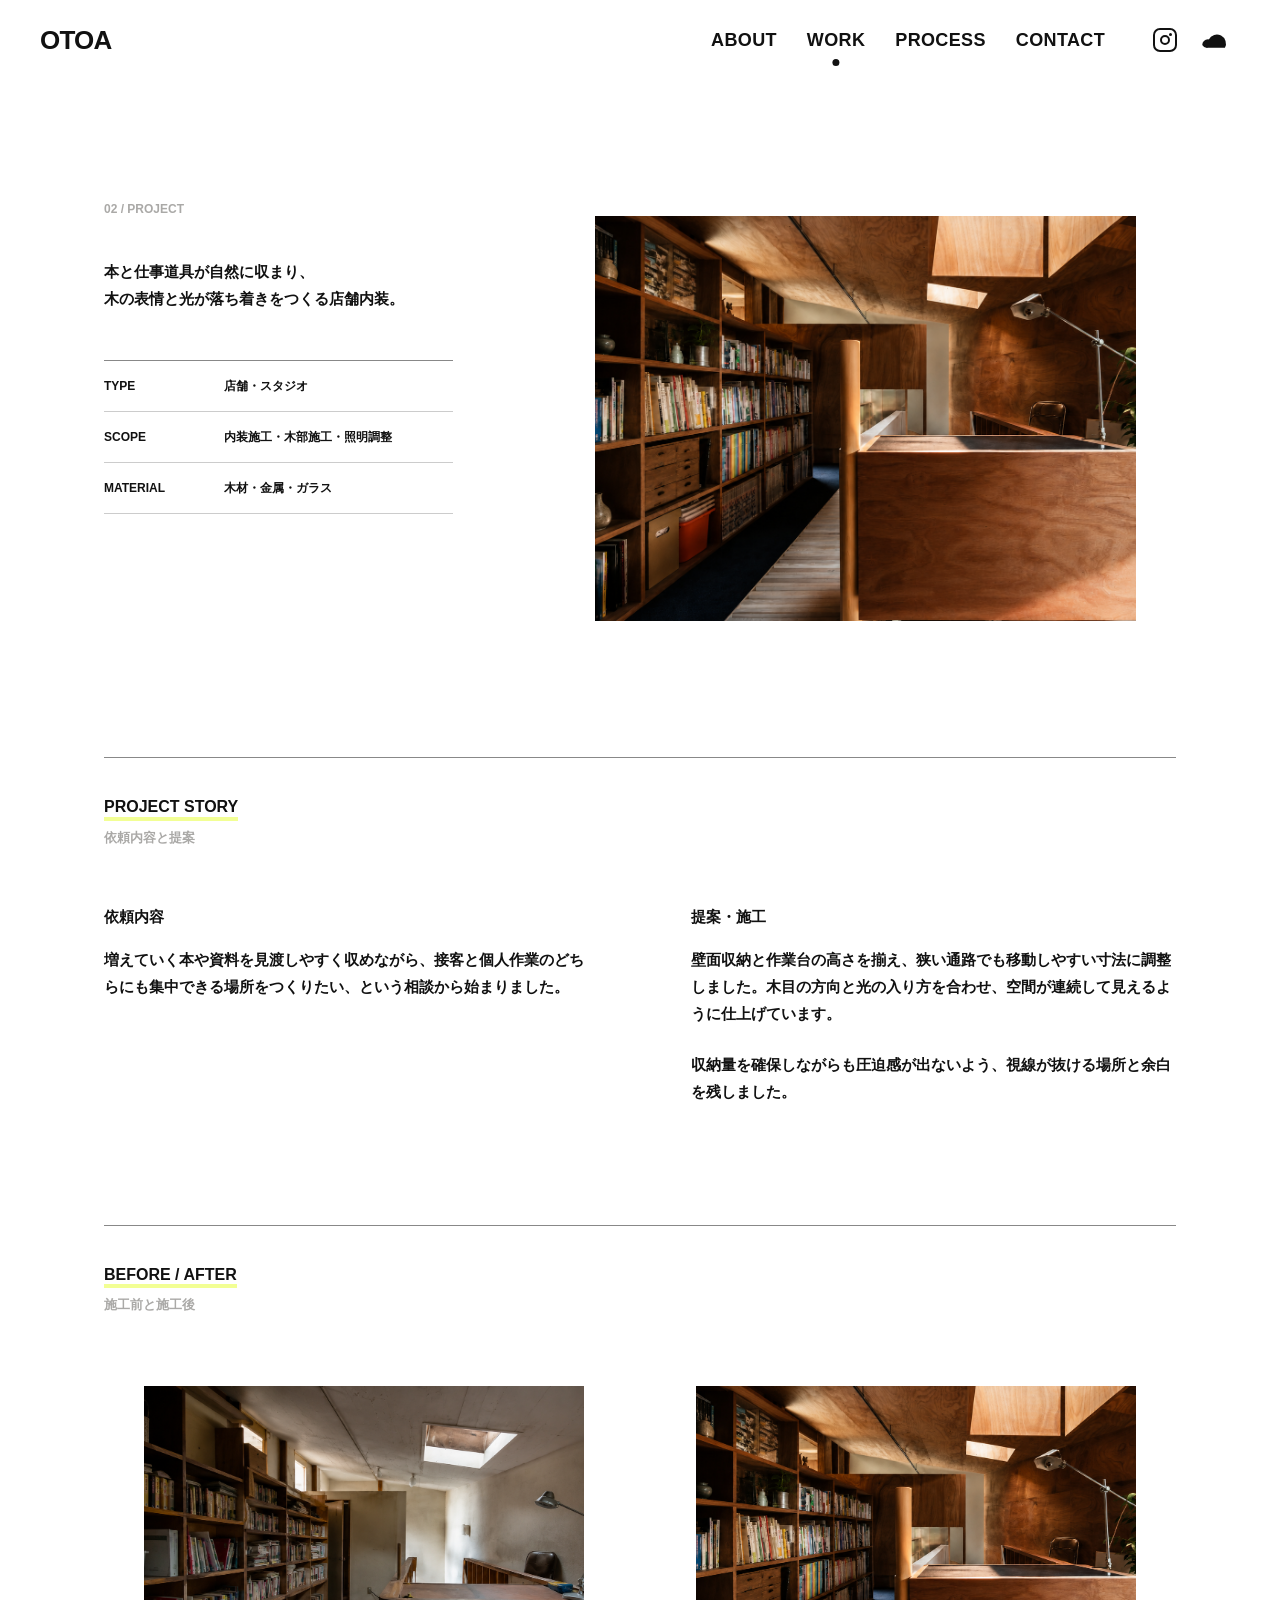
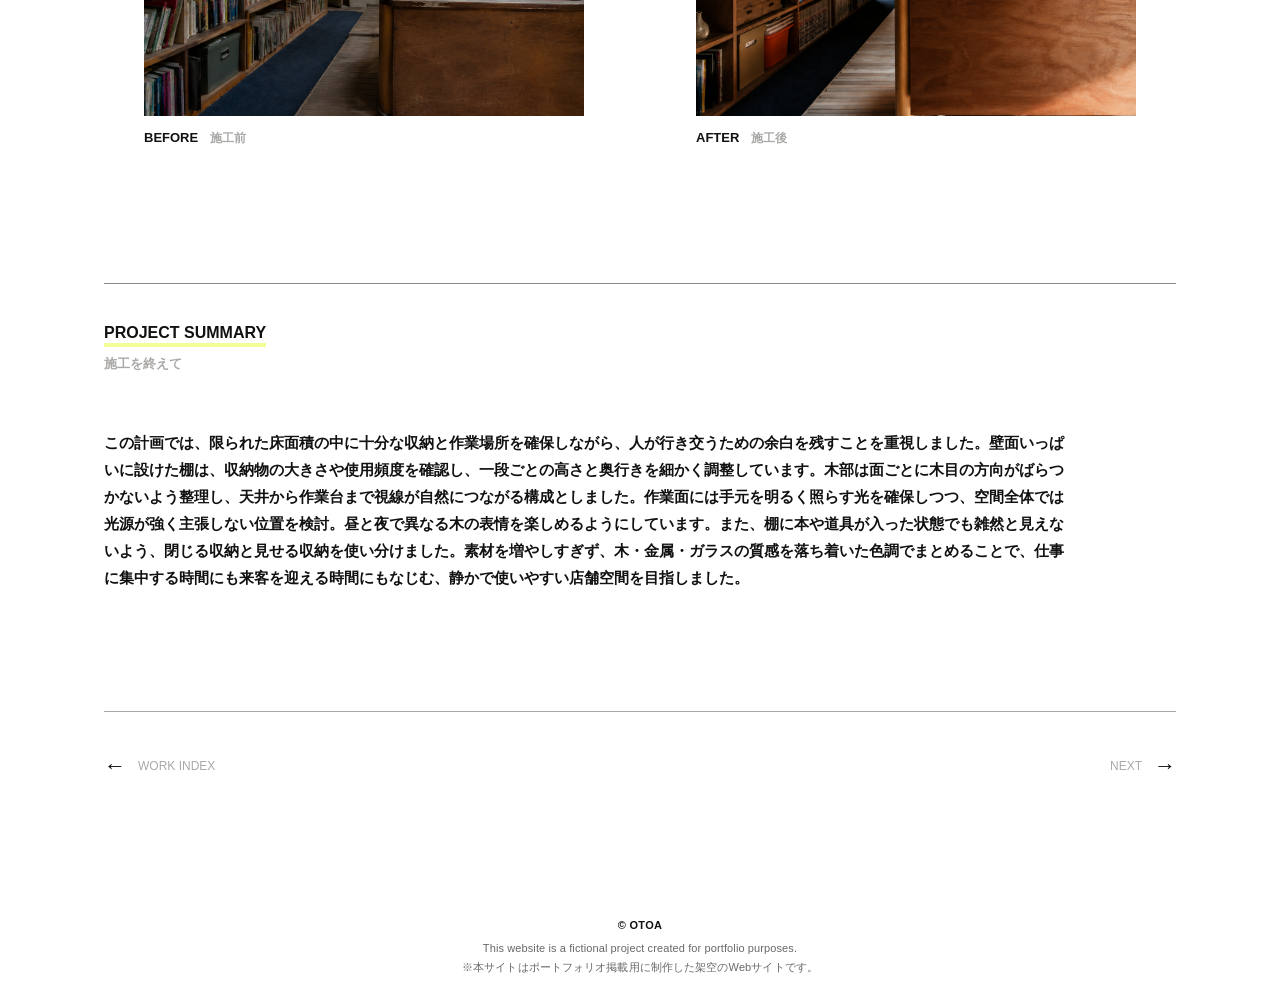
<file: work/retail-timber-interior/index.html>
<!doctype html>
<html lang="ja">
  <head>
    <meta charset="UTF-8" />
    <meta name="viewport" content="width=device-width, initial-scale=1.0" />
    <meta name="description" content="木の表情と光を活かし、働く場所と本を収める場所を整えた架空の店舗内装プロジェクト。" />
    <title>RETAIL TIMBER INTERIOR — OTOA</title>
    <link rel="stylesheet" href="../../css/reset.css" />
    <link rel="stylesheet" href="../../css/style.css?v=20260808-04" />
  </head>

  <body class="sub-page project-detail-body">
    <!-- Header: 全ページ共通ナビゲーション -->
    <header class="header">
      <a class="logo" href="../../index.html" aria-label="トップページへ">OTOA</a>

      <button class="menu-button" type="button" aria-expanded="false" aria-controls="global-navigation">
        <span>MENU</span>
        <span class="menu-icon" aria-hidden="true"></span>
      </button>

      <nav id="global-navigation" class="navigation" aria-label="メインナビゲーション">
        <div class="navigation-left">
          <a href="../../about/index.html">ABOUT</a>
          <a class="is-current" href="../index.html" aria-current="page">WORK</a>
          <a href="../../process/index.html">PROCESS</a>
          <a href="../../contact/index.html">CONTACT</a>
        </div>
        <div class="navigation-right">
          <a class="instagram-link" href="https://www.instagram.com" target="_blank" rel="noreferrer" aria-label="Instagram"><span class="instagram-icon" aria-hidden="true"></span></a>
          <a class="soundcloud-link" href="https://soundcloud.com/" target="_blank" rel="noreferrer" aria-label="SoundCloud">
            <svg class="soundcloud-icon" viewBox="0 0 24 24" aria-hidden="true"><path d="M3 12a4 4 0 014-4c.2 0 .4 0 .6.05A6 6 0 1119 14H7a4 4 0 01-4-2z"></path></svg>
          </a>
        </div>
      </nav>
    </header>

    <main class="project-page page-container">
      <!-- Project Header: 案件概要と完成写真 -->
      <section id="project-header" class="project-hero">
        <div class="project-hero-copy">
          <p class="project-number">02 / PROJECT</p>
          <p class="project-lead">本と仕事道具が自然に収まり、<br />木の表情と光が落ち着きをつくる店舗内装。</p>

          <dl class="project-data">
            <div><dt>TYPE</dt><dd>店舗・スタジオ</dd></div>
            <div><dt>SCOPE</dt><dd>内装施工・木部施工・照明調整</dd></div>
            <div><dt>MATERIAL</dt><dd>木材・金属・ガラス</dd></div>
          </dl>
        </div>

        <figure class="project-hero-image">
          <img src="../../assets/interior-02.png" alt="木製の本棚と作業台を設けた店舗兼スタジオ" />
        </figure>
      </section>

      <!-- Project Story: 依頼内容と提案 -->
      <section id="project-story" class="project-section project-story">
        <header class="project-heading"><p>PROJECT STORY</p><small>依頼内容と提案</small></header>
        <div class="project-story-grid">
          <div>
            <h2>依頼内容</h2>
            <p>増えていく本や資料を見渡しやすく収めながら、接客と個人作業のどちらにも集中できる場所をつくりたい、という相談から始まりました。</p>
          </div>
          <div>
            <h2>提案・施工</h2>
            <p>壁面収納と作業台の高さを揃え、狭い通路でも移動しやすい寸法に調整しました。木目の方向と光の入り方を合わせ、空間が連続して見えるように仕上げています。</p>
            <p>収納量を確保しながらも圧迫感が出ないよう、視線が抜ける場所と余白を残しました。</p>
          </div>
        </div>
      </section>

      <!-- Before / After: 施工前後の比較 -->
      <section id="before-after" class="project-section project-before-after">
        <header class="project-heading"><p>BEFORE / AFTER</p><small>施工前と施工後</small></header>
        <div class="project-compare">
          <figure>
            <img src="../../assets/before02.png" alt="改修前の店舗兼スタジオ" />
            <figcaption><span>BEFORE</span><small>施工前</small></figcaption>
          </figure>
          <figure>
            <img src="../../assets/interior-02.png" alt="改修後の木製本棚と作業台がある店舗兼スタジオ" />
            <figcaption><span>AFTER</span><small>施工後</small></figcaption>
          </figure>
        </div>
      </section>

      <!-- Project Summary: 施工で大切にしたことのまとめ -->
      <section id="project-summary" class="project-section project-summary">
        <header class="project-heading">
          <p>PROJECT SUMMARY</p>
          <small>施工を終えて</small>
        </header>
        <p class="project-note">この計画では、限られた床面積の中に十分な収納と作業場所を確保しながら、人が行き交うための余白を残すことを重視しました。壁面いっぱいに設けた棚は、収納物の大きさや使用頻度を確認し、一段ごとの高さと奥行きを細かく調整しています。木部は面ごとに木目の方向がばらつかないよう整理し、天井から作業台まで視線が自然につながる構成としました。作業面には手元を明るく照らす光を確保しつつ、空間全体では光源が強く主張しない位置を検討。昼と夜で異なる木の表情を楽しめるようにしています。また、棚に本や道具が入った状態でも雑然と見えないよう、閉じる収納と見せる収納を使い分けました。素材を増やしすぎず、木・金属・ガラスの質感を落ち着いた色調でまとめることで、仕事に集中する時間にも来客を迎える時間にもなじむ、静かで使いやすい店舗空間を目指しました。</p>
      </section>

      <nav class="speaker-next project-next" aria-label="作品ページの次の導線">
        <a href="../index.html"><span>←</span><small>WORK INDEX</small></a>
        <a href="../interior-with-sound/index.html" rel="next"><small>NEXT</small><span>→</span></a>
      </nav>
    </main>

    <footer class="page-footer">
      <p class="footer-brand">© OTOA</p>
      <div class="footer-note">
        <p>This website is a fictional project created for portfolio purposes.</p>
        <p>※本サイトはポートフォリオ掲載用に制作した架空のWebサイトです。</p>
      </div>
    </footer>
    <script src="../../js/main.js"></script>
  </body>
</html>
</file>
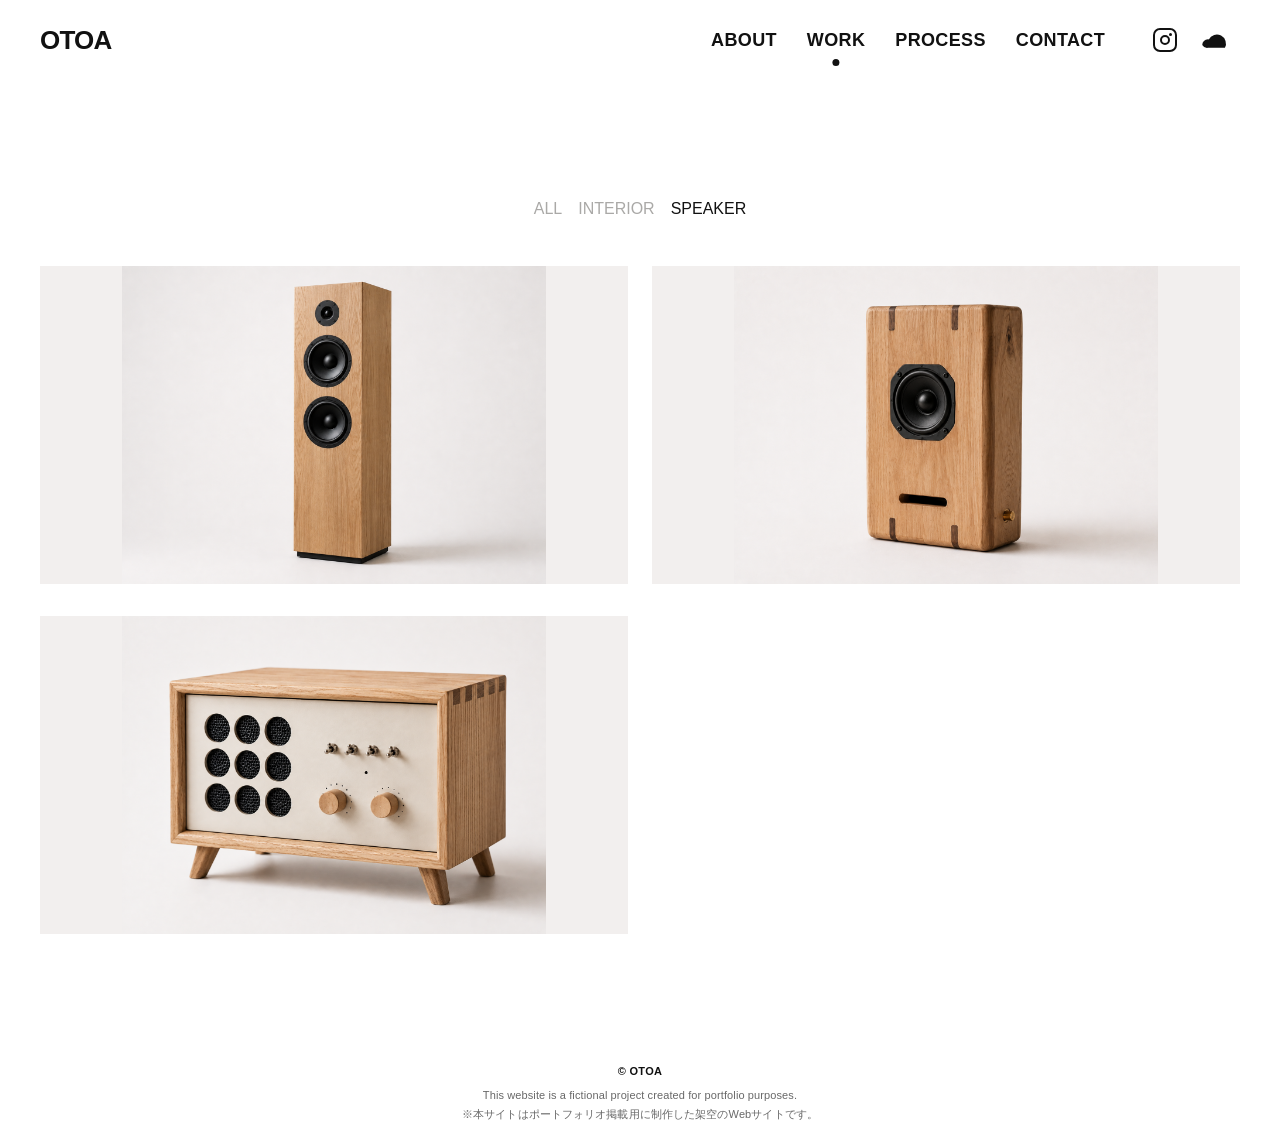
<file: work/speaker/index.html>
<!doctype html>
<html lang="en">
  <head>
    <meta charset="UTF-8" />
    <meta name="viewport" content="width=device-width, initial-scale=1.0" />
    <meta
      name="description"
      content="Selected handcrafted wooden speaker projects by OTOA."
    />
    <title>SPEAKER WORK — OTOA</title>
    <link rel="stylesheet" href="../../css/reset.css" />
    <link rel="stylesheet" href="../../css/style.css?v=20260808-04" />
  </head>

  <body class="sub-page speaker-page">
    <!-- Header: 全ページ共通ナビゲーション -->
    <header class="header">
      <a class="logo" href="../../index.html" aria-label="Home">OTOA</a>

      <button
        class="menu-button"
        type="button"
        aria-expanded="false"
        aria-controls="global-navigation"
      >
        <span>MENU</span>
        <span class="menu-icon" aria-hidden="true"></span>
      </button>

      <nav id="global-navigation" class="navigation" aria-label="Main navigation">
        <div class="navigation-left">
          <a href="../../about/index.html">ABOUT</a>
          <a class="is-current" href="../index.html" aria-current="page">WORK</a>
          <a href="../../process/index.html">PROCESS</a>
          <a href="../../contact/index.html">CONTACT</a>
        </div>
        <div class="navigation-right">
          <a class="instagram-link" href="https://www.instagram.com" target="_blank" rel="noreferrer" aria-label="Instagram">
            <span class="instagram-icon" aria-hidden="true"></span>
          </a>
          <a class="soundcloud-link" href="https://soundcloud.com/" target="_blank" rel="noreferrer" aria-label="SoundCloud">
            <svg class="soundcloud-icon" viewBox="0 0 24 24" aria-hidden="true">
              <path d="M3 12a4 4 0 014-4c.2 0 .4 0 .6.05A6 6 0 1119 14H7a4 4 0 01-4-2z"></path>
            </svg>
          </a>
        </div>
      </nav>
    </header>

    <!-- Speaker works: スピーカー実績 -->
    <main class="works-page page-container">
      <div class="works-heading">
        <nav class="works-filter" aria-label="Project categories">
          <a class="filter-button" href="../index.html">ALL</a>
          <a class="filter-button" href="../interior/index.html">INTERIOR</a>
          <a class="filter-button is-active" href="./index.html" aria-current="page">SPEAKER</a>
        </nav>
      </div>

      <section class="works-grid" aria-label="Speaker projects">
        <article class="works-card">
          <a class="works-card-link" href="../detail/index.html?project=wood-speaker-01">
            <img src="../../assets/speaker-01.png" alt="Oak floor-standing speaker" />
            <div class="works-card-overlay"><h2>FLOOR SPEAKER 01</h2><p>OTOA Studio, Tokyo</p></div>
          </a>
        </article>
        <article class="works-card">
          <a class="works-card-link" href="../detail/index.html?project=wood-speaker-02">
            <img src="../../assets/speaker-02.png" alt="Compact oak speaker" />
            <div class="works-card-overlay"><h2>COMPACT SPEAKER 01</h2><p>OTOA Studio, Tokyo</p></div>
          </a>
        </article>
        <article class="works-card">
          <a class="works-card-link" href="../detail/index.html?project=wood-audio-console">
            <img src="../../assets/speaker-03.png" alt="Oak audio console" />
            <div class="works-card-overlay"><h2>WOOD AUDIO CONSOLE</h2><p>OTOA Studio, Tokyo</p></div>
          </a>
        </article>
      </section>
    </main>

    <footer class="page-footer">
      <p class="footer-brand">© OTOA</p>
      <div class="footer-note">
        <p>This website is a fictional project created for portfolio purposes.</p>
        <p>※本サイトはポートフォリオ掲載用に制作した架空のWebサイトです。</p>
      </div>
    </footer>

    <script src="../../js/main.js"></script>
  </body>
</html>
</file>
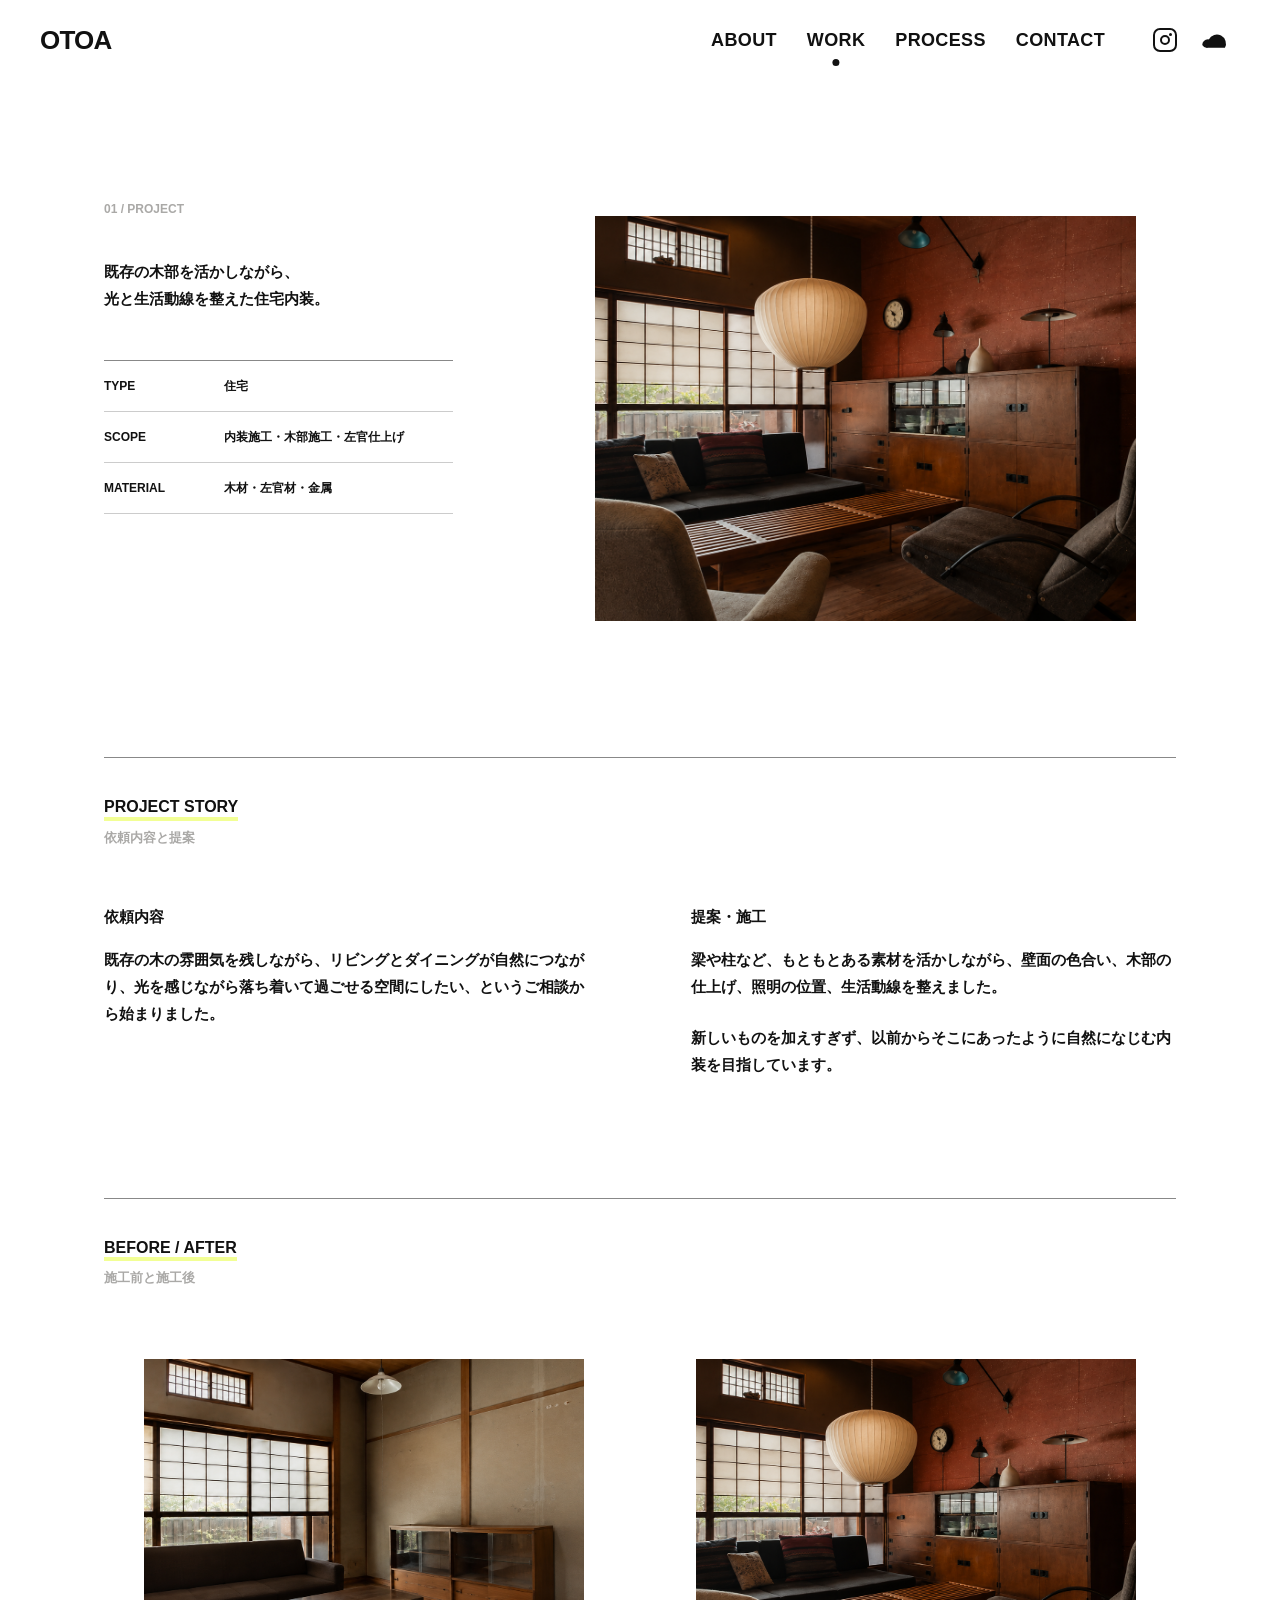
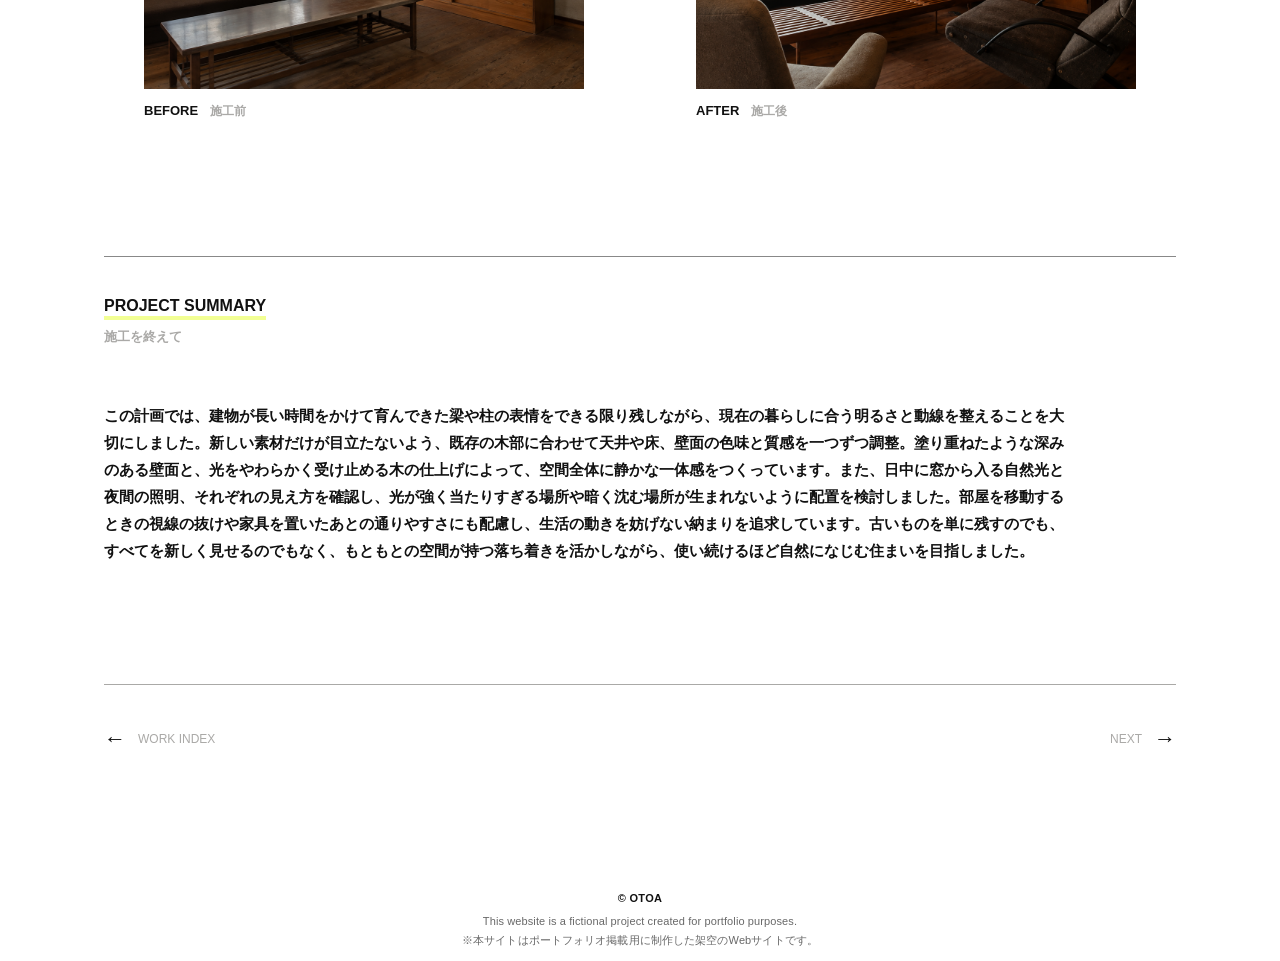
<file: work/wood-and-light-residence/index.html>
<!doctype html>
<html lang="ja">
  <head>
    <meta charset="UTF-8" />
    <meta name="viewport" content="width=device-width, initial-scale=1.0" />
    <meta name="description" content="既存の木部を活かし、光と生活動線を整えた架空の住宅内装プロジェクト。" />
    <title>WOOD AND LIGHT RESIDENCE — OTOA</title>
    <link rel="stylesheet" href="../../css/reset.css" />
    <link rel="stylesheet" href="../../css/style.css?v=20260808-04" />
  </head>

  <body class="sub-page project-detail-body">
    <!-- Header: 全ページ共通ナビゲーション -->
    <header class="header">
      <a class="logo" href="../../index.html" aria-label="トップページへ">OTOA</a>

      <button class="menu-button" type="button" aria-expanded="false" aria-controls="global-navigation">
        <span>MENU</span>
        <span class="menu-icon" aria-hidden="true"></span>
      </button>

      <nav id="global-navigation" class="navigation" aria-label="メインナビゲーション">
        <div class="navigation-left">
          <a href="../../about/index.html">ABOUT</a>
          <a class="is-current" href="../index.html" aria-current="page">WORK</a>
          <a href="../../process/index.html">PROCESS</a>
          <a href="../../contact/index.html">CONTACT</a>
        </div>
        <div class="navigation-right">
          <a class="instagram-link" href="https://www.instagram.com" target="_blank" rel="noreferrer" aria-label="Instagram">
            <span class="instagram-icon" aria-hidden="true"></span>
          </a>
          <a class="soundcloud-link" href="https://soundcloud.com/" target="_blank" rel="noreferrer" aria-label="SoundCloud">
            <svg class="soundcloud-icon" viewBox="0 0 24 24" aria-hidden="true">
              <path d="M3 12a4 4 0 014-4c.2 0 .4 0 .6.05A6 6 0 1119 14H7a4 4 0 01-4-2z"></path>
            </svg>
          </a>
        </div>
      </nav>
    </header>

    <!-- Project detail: Contactと同じ共通コンテナを使用 -->
    <main class="project-page page-container">
      <!-- 01 Project Header: 案件概要と完成写真 -->
      <section id="project-header" class="project-hero">
        <div class="project-hero-copy">
          <p class="project-number">01 / PROJECT</p>
          <p class="project-lead">
            既存の木部を活かしながら、<br />
            光と生活動線を整えた住宅内装。
          </p>

          <dl class="project-data">
            <div><dt>TYPE</dt><dd>住宅</dd></div>
            <div><dt>SCOPE</dt><dd>内装施工・木部施工・左官仕上げ</dd></div>
            <div><dt>MATERIAL</dt><dd>木材・左官材・金属</dd></div>
          </dl>
        </div>

        <figure class="project-hero-image">
          <img src="../../assets/interior-01.png" alt="障子と赤い壁、木製収納がある住宅のリビング" />
        </figure>
      </section>

      <!-- 02 Project Story: 依頼内容と提案 -->
      <section id="project-story" class="project-section project-story">
        <header class="project-heading">
          <p>PROJECT STORY</p>
          <small>依頼内容と提案</small>
        </header>

        <div class="project-story-grid">
          <div>
            <h2>依頼内容</h2>
            <p>
              既存の木の雰囲気を残しながら、リビングとダイニングが自然につながり、光を感じながら落ち着いて過ごせる空間にしたい、というご相談から始まりました。
            </p>
          </div>
          <div>
            <h2>提案・施工</h2>
            <p>
              梁や柱など、もともとある素材を活かしながら、壁面の色合い、木部の仕上げ、照明の位置、生活動線を整えました。
            </p>
            <p>
              新しいものを加えすぎず、以前からそこにあったように自然になじむ内装を目指しています。
            </p>
          </div>
        </div>
      </section>

      <!-- 03 Before / After: 施工前後の比較 -->
      <section id="before-after" class="project-section project-before-after">
        <header class="project-heading">
          <p>BEFORE / AFTER</p>
          <small>施工前と施工後</small>
        </header>

        <div class="project-compare">
          <figure>
            <img src="../../assets/before01.png" alt="改修前の住宅内装" />
            <figcaption><span>BEFORE</span><small>施工前</small></figcaption>
          </figure>
          <figure>
            <img src="../../assets/interior-01.png" alt="改修後の障子と赤い壁がある住宅内装" />
            <figcaption><span>AFTER</span><small>施工後</small></figcaption>
          </figure>
        </div>
      </section>

      <!-- Project Summary: 施工で大切にしたことのまとめ -->
      <section id="project-summary" class="project-section project-summary">
        <header class="project-heading">
          <p>PROJECT SUMMARY</p>
          <small>施工を終えて</small>
        </header>
        <p class="project-note">この計画では、建物が長い時間をかけて育んできた梁や柱の表情をできる限り残しながら、現在の暮らしに合う明るさと動線を整えることを大切にしました。新しい素材だけが目立たないよう、既存の木部に合わせて天井や床、壁面の色味と質感を一つずつ調整。塗り重ねたような深みのある壁面と、光をやわらかく受け止める木の仕上げによって、空間全体に静かな一体感をつくっています。また、日中に窓から入る自然光と夜間の照明、それぞれの見え方を確認し、光が強く当たりすぎる場所や暗く沈む場所が生まれないように配置を検討しました。部屋を移動するときの視線の抜けや家具を置いたあとの通りやすさにも配慮し、生活の動きを妨げない納まりを追求しています。古いものを単に残すのでも、すべてを新しく見せるのでもなく、もともとの空間が持つ落ち着きを活かしながら、使い続けるほど自然になじむ住まいを目指しました。</p>
      </section>

      <!-- Project navigation: 作品一覧と次の内装実績への導線 -->
      <nav class="speaker-next project-next" aria-label="作品ページの次の導線">
        <a href="../index.html"><span>←</span><small>WORK INDEX</small></a>
        <a href="../retail-timber-interior/index.html" rel="next"><small>NEXT</small><span>→</span></a>
      </nav>
    </main>

    <footer class="page-footer">
      <p class="footer-brand">© OTOA</p>
      <div class="footer-note">
        <p>This website is a fictional project created for portfolio purposes.</p>
        <p>※本サイトはポートフォリオ掲載用に制作した架空のWebサイトです。</p>
      </div>
    </footer>

    <script src="../../js/main.js"></script>
  </body>
</html>
</file>
<file: css/style.css>
@charset "UTF-8";

:root {
  --color-white: #ffffff;
  --color-black: #111111;
  --color-gray: #aaa9a7;
  --font-body: "Helvetica Neue", Helvetica, Arial, sans-serif;
  --body-text-size: 16px; /* 全ページ共通：本文サイズ */
  --header-height: 5rem;
  --footer-height: var(--header-height);
  --site-content-max: 1440px; /* 全ページ共通：コンテンツの最大幅 */
  --site-gutter-total: 80px; /* PC：左右余白40px × 2 */
  /* 下層ページ共通：ABOUTのCONCEPTセクションを基準にした文字階層 */
  --section-title-size: 18px;
  --section-title-weight: 700;
  --section-translation-size: 12px;
  --section-translation-weight: 680;
  --section-body-size: 14px;
  --section-body-weight: 620;
  --marker-yellow: rgba(223, 255, 0, 0.34);
  --marker-line-yellow: rgba(223, 255, 0, 0.42);
  /* ABOUT・PROCESS共通：蛍光ペンの上下位置を統一 */
  --marker-highlight: linear-gradient(
    178deg,
    transparent 20%,
    var(--marker-yellow) 22%,
    rgba(223, 255, 0, 0.24) 82%,
    transparent 85%
  );
}

html {
  width: 100%;
}

html,
body {
  min-height: 100%;
  background: var(--color-white);
  overflow-x: hidden;
}

body {
  width: 100%;
  margin: 0;
  color: var(--color-black);
  font-family: var(--font-body);
}

body.menu-open {
  overflow: hidden;
}

/* ========================================
   Header: 左右のナビと中央ロゴ
======================================== */
.header {
  position: relative;
  z-index: 20;
  display: grid;
  grid-template-columns: 1fr auto 1fr;
  align-items: center;
  width: 100%;
  height: var(--header-height);
  padding: 0 clamp(2rem, 5vw, 5rem);
  background: var(--color-white);
}

.logo {
  z-index: 2;
  grid-column: 1;
  grid-row: 1;
  justify-self: start;
  font-size: 26px;
  font-weight: 700;
  line-height: 1;
  letter-spacing: -0.03em;
}

.navigation {
  grid-column: 2 / -1;
  grid-row: 1;
  display: flex;
  justify-content: flex-end;
  gap: 20px;
  width: 100%;
  pointer-events: none;
}

.navigation-left,
.navigation-right {
  display: flex;
  align-items: center;
  pointer-events: auto;
}

.navigation-left {
  justify-content: flex-end;
  gap: 0;
  margin-left: auto;
}

.navigation-right {
  gap: 0;
}

.navigation-left a,
.navigation-right a {
  display: inline-flex;
  position: relative;
  align-items: center;
  justify-content: center;
  color: var(--color-black);
  font-size: 18px;
  font-weight: 600;
  line-height: 2rem;
  letter-spacing: 0.02em;
  transition: color 180ms ease;
}

.navigation-left a {
  padding: 15px;
}

.navigation-right .instagram-link,
.navigation-right .soundcloud-link {
  display: grid;
  place-items: center;
  width: 50px;
  height: 50px;
  min-width: 50px;
  min-height: 50px;
  padding: 10px;
}

.instagram-icon {
  position: relative;
  display: block;
  flex: 0 0 24px;
  width: 24px;
  height: 24px;
  aspect-ratio: 1 / 1;
  border: 2px solid var(--color-black);
  border-radius: 7px;
  line-height: 0;
}

.flow-body .instagram-icon {
  width: 24px;
  height: 24px;
}

.soundcloud-icon {
  display: block;
  width: 34px;
  height: 34px;
  fill: currentColor;
  transform: translateY(3px); /* SoundCloudアイコンだけ3px下へ調整 */
}

.navigation-left a::after {
  position: absolute;
  bottom: 5px;
  left: 50%;
  width: 0.45rem;
  height: 0.45rem;
  border-radius: 50%;
  background: var(--color-black);
  content: "";
  transform: translate(-50%, 0.35rem);
  opacity: 0;
  transition:
    opacity 180ms ease,
    transform 180ms ease;
}

.navigation-left a:hover,
.navigation-left a:focus-visible,
.navigation-left a.is-current {
  color: var(--color-black);
}

.navigation-left a:hover::after,
.navigation-left a:focus-visible::after,
.navigation-left a.is-current::after {
  transform: translate(-50%, 0);
  opacity: 1;
}

.instagram-icon::before {
  position: absolute;
  top: 50%;
  left: 50%;
  width: 10px;
  height: 10px;
  border: 2px solid currentColor;
  border-radius: 50%;
  content: "";
  transform: translate(-50%, -50%);
}

.instagram-icon::after {
  position: absolute;
  top: 3px;
  right: 3px;
  width: 3px;
  height: 3px;
  border-radius: 50%;
  background: currentColor;
  content: "";
}

.menu-button {
  display: none;
}

/* ========================================
   Hero slider: 写真だけを画面いっぱいに表示
======================================== */
.hero {
  width: 100%;
  max-width: none;
  margin: 0;
  height: auto;
  aspect-ratio: 16 / 9;
  max-height: calc(100svh - var(--header-height) - var(--footer-height));
  padding: 0;
}

.slider {
  position: relative;
  width: 100%;
  height: 100%;
  overflow: hidden;
  background: #312a24;
}

.slide {
  position: absolute;
  inset: 0;
  visibility: hidden;
  opacity: 0;
  transition:
    opacity 1.2s ease,
    visibility 1.2s;
}

.slide.is-active {
  visibility: visible;
  opacity: 1;
}

.slide img {
  width: 100%;
  height: 100%;
  object-fit: cover;
  object-position: center;
}

.slider-button {
  position: absolute;
  z-index: 3;
  top: 50%;
  display: grid;
  place-items: center;
  width: 2.25rem;
  height: 2.25rem;
  padding: 0;
  border: 0;
  background: transparent;
  cursor: pointer;
  transform: translateY(-50%);
  transition: opacity 180ms ease;
}

.slider-button svg {
  width: 2rem;
  height: 2rem;
  overflow: visible;
}

.slider-button path {
  fill: rgba(17, 17, 17, 0.12);
  stroke: var(--color-white);
  stroke-width: 2.25;
  stroke-linecap: round;
  stroke-linejoin: round;
}

.slider-button:hover,
.slider-button:focus-visible {
  opacity: 0.6;
}

.slider-prev {
  left: clamp(1rem, 3vw, 3rem);
}

.slider-next {
  right: clamp(1rem, 3vw, 3rem);
}

.slider-dots {
  position: absolute;
  z-index: 3;
  bottom: 1.5rem;
  left: 50%;
  display: flex;
  gap: 0.625rem;
  transform: translateX(-50%);
}

.slider-dot {
  width: 0.5rem;
  height: 0.5rem;
  padding: 0;
  border: 1px solid var(--color-white);
  border-radius: 50%;
  cursor: pointer;
}

.slider-dot.is-active {
  background: var(--color-white);
}

/* ========================================
   Tablet: 900px以下
======================================== */
@media screen and (max-width: 900px) {
  .works-grid,
  .works-grid-columns {
    grid-template-columns: 1fr;
    gap: 1.5rem;
  }

  .works-column {
    gap: 1.5rem;
  }

  .works-grid-columns .works-column:first-child,
  .works-grid-columns .works-column:last-child {
    padding-right: 0;
    padding-left: 0;
  }

  .works-card img {
    height: 260px;
  }

  .flow-intro,
  .flow-steps {
    width: 100%;
  }

  .flow-steps li {
    grid-template-columns: 2.5rem minmax(0, 1fr);
  }

  .flow-description {
    grid-column: 2;
  }

  .works-page-title {
    font-size: 2.25rem;
    margin-bottom: 0.45rem;
  }

  .works-page-dot {
    margin-bottom: 2.2rem;
    margin-top: -0.875rem;
  }

  .speaker-detail-grid {
    grid-template-columns: repeat(2, minmax(0, 1fr));
  }
}

/* ========================================
   Smartphone: 640px以下
======================================== */
@media screen and (max-width: 640px) {
  .header {
    padding: 0 1rem;
  }

  .logo {
    font-size: 1.25rem;
  }

  .menu-button {
    padding: 0.5rem 0;
  }

  .navigation {
    padding: 1rem 1rem 2rem;
  }

  .navigation a {
    padding: 0.85rem 0.25rem;
    font-size: 1rem;
  }

  .navigation-right {
    margin-top: 0.5rem;
  }

  .slider-button {
    width: 1.7rem;
    height: 1.7rem;
  }

  .slider-prev {
    left: 0.5rem;
  }

  .slider-next {
    right: 0.5rem;
  }

  .page-footer {
    padding: 0 1rem;
  }

  .flow-steps li {
    grid-template-columns: 1fr;
    gap: 0.5rem;
  }

  .flow-description {
    grid-column: 1;
  }

  .flow-contact {
    display: grid;
    justify-items: stretch;
  }

  .flow-contact-button {
    width: 100%;
  }

  .contact-form {
    max-width: 100%;
  }

  .privacy-check {
    align-items: flex-start;
    text-align: left;
  }

  .works-page-title {
    font-size: 1.75rem;
    margin-bottom: 0.4rem;
  }

  .works-page-dot {
    margin-bottom: 1.95rem;
    margin-top: -0.9375rem;
  }

  .speaker-detail-grid {
    grid-template-columns: 1fr;
  }
}

/* 狭いウィンドウや縮小プレビューでもヒーローの高さを確保 */
@media screen and (max-width: 1280px) {
  .hero {
    height: calc(100svh - var(--header-height) - var(--footer-height));
    min-height: 24rem;
    max-height: none;
    aspect-ratio: auto;
  }
}

/* ========================================
   Tablet: 1024px以下
======================================== */
@media screen and (max-width: 1024px) {
  :root {
    --header-height: 5rem;
  }

  .header {
    padding: 0 1.5rem;
  }

  .logo {
    justify-self: start;
    grid-column: 1;
    white-space: nowrap;
  }

  .menu-button {
    z-index: 2;
    grid-column: 3;
    grid-row: 1;
    display: flex;
    justify-self: end;
    gap: 0;
    align-items: center;
    padding: 0.75rem 0;
    font-size: 0.75rem;
    font-weight: 600;
    cursor: pointer;
  }

  .menu-button > span:first-child {
    /* レスポンシブ時：MENU文字は表示せずアイコンだけにする */
    display: none;
  }

  .menu-icon,
  .menu-icon::before {
    display: block;
    width: 1.5rem;
    height: 1px;
    background: var(--color-black);
    transition: transform 240ms ease;
  }

  .menu-icon {
    position: relative;
  }

  .menu-icon::before {
    position: absolute;
    top: 0.4rem;
    content: "";
  }

  .menu-button[aria-expanded="true"] .menu-icon {
    transform: translateY(0.2rem) rotate(45deg);
  }

  .menu-button[aria-expanded="true"] .menu-icon::before {
    transform: translateY(-0.4rem) rotate(-90deg);
  }

  .navigation {
    position: fixed;
    inset: var(--header-height) 0 0;
    display: flex;
    flex-direction: column;
    justify-content: flex-start;
    gap: 0;
    padding: 1.5rem;
    visibility: hidden;
    background: var(--color-white);
    opacity: 0;
    pointer-events: none;
    transition:
      opacity 240ms ease,
      visibility 240ms;
  }

  .navigation.is-open {
    visibility: visible;
    opacity: 1;
    pointer-events: auto;
  }

  .navigation-left {
    display: block;
    margin-left: 0;
    text-align: right;
  }

  .navigation-right {
    display: flex;
    justify-content: flex-end;
    width: 100%;
    gap: 0;
    margin-top: 1rem;
  }

  .navigation a {
    display: block;
    position: relative;
    padding: 15px;
    border-bottom: 1px solid #deddd9;
    color: var(--color-black);
    font-size: 18px;
  }

  .navigation-left a::after {
    top: 50%;
    right: 0.25rem;
    bottom: auto;
    left: auto;
    transform: translate(0.35rem, -50%);
  }

  .navigation-left a:hover::after,
  .navigation-left a:focus-visible::after,
  .navigation-left a.is-current::after {
    transform: translate(0, -50%);
  }

  .navigation-right .instagram-link,
  .navigation-right .soundcloud-link {
    border-bottom: 0;
  }

  .hero {
    height: calc(100svh - var(--header-height) - var(--footer-height));
    max-height: none;
  }

  .speaker-detail-grid {
    grid-template-columns: repeat(2, minmax(0, 1fr));
  }
}

/* ========================================
   Smartphone: 768px以下
======================================== */
@media screen and (max-width: 768px) {
  :root {
    --header-height: 4rem;
  }

  .header {
    padding: 0 1.25rem;
  }

  .logo {
    font-size: 26px;
  }

  .hero {
    height: calc(100svh - var(--header-height) - var(--footer-height));
    min-height: 24rem;
    max-height: none;
    padding: 0;
  }



  .slider-button {
    width: 2rem;
    height: 2rem;
  }

  .slider-prev {
    left: 0.75rem;
  }

  .slider-next {
    right: 0.75rem;
  }

  .slider-dots {
    bottom: 1rem;
  }

  .works-page-title {
    font-size: 2rem;
    margin-bottom: 0.35rem;
  }

  .works-page-dot {
    margin-bottom: 1.95rem;
    margin-top: -0.9375rem;
  }

  .speaker-detail-grid {
    grid-template-columns: 1fr;
  }
}

/* ========================================
   Small smartphone: 480px以下
======================================== */
@media screen and (max-width: 480px) {
  .menu-button > span:first-child {
    display: none;
  }

  .slider-button {
    width: 1.75rem;
    height: 1.75rem;
  }
}

@media (prefers-reduced-motion: reduce) {
  .slide {
    transition: none;
  }
}

/* ========================================
   Sub pages: ABOUT / WORK / CONTACT 共通
======================================== */
.sub-page {
  width: 100%;
  min-height: 100vh;
  background: var(--color-white);
  font-size: var(--body-text-size);
}

.page-container,
.header,
.page-footer {
  /* 全ページ共通フレーム：最大幅はこの1か所で管理 */
  width: calc(100% - var(--site-gutter-total));
  max-width: var(--site-content-max);
  margin-right: auto;
  margin-left: auto;
}

.page-container {
  padding-top: clamp(5rem, 8vw, 8rem);
  padding-bottom: clamp(6rem, 10vw, 10rem);
}

.page-label {
  font-size: 0.75rem;
  font-weight: 700;
  letter-spacing: 0.06em;
}

.page-footer {
  display: flex;
  flex-direction: column;
  justify-content: center;
  align-items: center;
  width: min(calc(100% - clamp(6rem, 14vw, 12rem)), 72rem);
  min-height: var(--footer-height);
  height: auto;
  gap: 0.65rem;
  padding: 1.25rem 0;
  color: var(--color-black);
  background: var(--color-white);
  font-size: 0.75rem;
  font-weight: 600;
}

.footer-brand {
  flex: 0 0 auto;
  font-weight: 700;
  letter-spacing: 0.03em;
  text-align: center;
  white-space: nowrap;
}

.footer-note {
  margin-left: 0;
  color: #686868;
  font-weight: 500;
  letter-spacing: 0.01em;
  text-align: center;
  line-height: 1.45;
}

.footer-note p + p {
  margin-top: 0.2rem;
}

.page-footer a {
  font-size: 0.75rem;
  font-weight: 700;
  transition: opacity 180ms ease;
}

.page-footer a:hover,
.page-footer a:focus-visible {
  opacity: 0.5;
}

/* ========================================
   About page
======================================== */
.about-page {
  --about-rule-color: #9c9c9c;
  --about-section-space: clamp(5rem, 8vw, 8rem);
  width: min(calc(100% - 36rem), 54rem);
}

.about-lead {
  display: grid;
  grid-template-columns: minmax(0, 1fr) minmax(20rem, 0.75fr);
  column-gap: clamp(4rem, 8vw, 7.5rem);
  row-gap: 0;
  align-items: start;
  padding-top: 1.75rem;
  border-top: 1px solid var(--about-rule-color);
}

.about-text {
  grid-column: 1;
  grid-row: 1;
  width: 100%;
  max-width: 35rem;
}

.about-profile h1 {
  margin-bottom: 0.15rem;
  font-size: 1.125rem;
  font-weight: 700;
  line-height: 1.45;
  letter-spacing: 0;
}

.about-profile h1::before,
.about-profile p:nth-of-type(2)::before {
  margin-right: 0.45em;
  content: "■";
}

.about-profile p {
  font-size: 0.875rem;
  font-weight: 700;
  line-height: 1.45;
  letter-spacing: 0;
}

.about-section-label {
  margin-bottom: 1.25rem;
}

.about-profile p:nth-of-type(2) {
  margin-bottom: 0.75rem;
}

.contact-intro h1 {
  margin-top: 2rem;
  font-size: clamp(2rem, 4vw, 3.75rem);
  font-weight: 550;
  line-height: 1.35;
  letter-spacing: -0.04em;
}

.about-copy {
  grid-column: 1;
  grid-row: 2;
  width: 100%;
  max-width: 35rem;
  margin-top: 2.75rem;
}

.about-copy p {
  margin: 0;
  font-size: clamp(0.9375rem, 1.1vw, 1.0625rem);
  font-weight: 650;
  line-height: 1.6;
  letter-spacing: 0.01em;
}

.about-copy .about-copy-label {
  margin-bottom: 0.25rem;
  font-size: 0.875rem;
  font-weight: 700;
}

.about-copy h2 {
  margin-bottom: 1.25rem;
  font-size: 0.8125rem;
  font-weight: 700;
  color: #aaa9a7;
}

.about-copy p + p {
  margin-top: 1.5rem;
}

.about-copy mark {
  color: inherit;
  padding: 0 0.04em;
  background: var(--marker-highlight);
  box-decoration-break: clone;
  -webkit-box-decoration-break: clone;
}

.about-image {
  grid-column: 2;
  grid-row: 1 / span 2;
  display: flex;
  justify-content: center;
  align-items: center;
  margin: 0;
}

.about-image img {
  display: block;
  width: 100%;
  aspect-ratio: 4 / 5;
  object-fit: cover;
  object-position: center;
  filter: grayscale(1);
}

.about-history {
  width: min(100%, 18rem);
  margin-top: clamp(5rem, 8vw, 8rem);
}

.about-story {
  margin-top: var(--about-section-space);
  border-top: 1px solid var(--about-rule-color);
}

.story-row {
  display: grid;
  grid-template-columns: 10.5rem minmax(0, 1fr);
  gap: clamp(3rem, 6vw, 5rem);
  padding: 1.75rem 0 2.25rem;
  border-bottom: 1px solid var(--about-rule-color);
}

.story-heading p,
.story-row h2 {
  font-size: 0.875rem;
  font-weight: 700;
}

.story-heading h2 {
  margin-top: 0.25rem;
  font-size: 0.8125rem;
  color: #aaa9a7;
}

.story-copy p {
  font-size: 1rem;
  font-weight: 650;
  line-height: 1.65;
}

.story-copy p + p {
  margin-top: 1.5rem;
}

.story-copy mark {
  color: inherit;
  padding: 0 0.04em;
  background: var(--marker-highlight);
  box-decoration-break: clone;
  -webkit-box-decoration-break: clone;
}

.practice-list {
  display: grid;
  grid-template-columns: repeat(3, minmax(0, 1fr));
  gap: clamp(1.5rem, 3vw, 2.5rem);
  font-size: 1rem;
  font-weight: 650;
  line-height: 1.65;
}

.practice-list dt {
  margin-bottom: 0.5rem;
  font-weight: 700;
}

.practice-list dd {
  margin-left: 0;
  text-align: left;
}

.practice-list dd + dd {
  margin-top: 0.15rem;
}

.about-career {
  display: grid;
  grid-template-columns: minmax(8rem, 0.35fr) minmax(0, 1.65fr);
  gap: clamp(3rem, 7vw, 7rem);
  margin-top: clamp(5rem, 8vw, 8rem);
  padding-top: 1.75rem;
  border-top: 1px solid #9c9c9c;
}

.about-career h2 {
  font-size: 0.875rem;
  font-weight: 700;
}

.career-list > div {
  display: grid;
  grid-template-columns: 7rem minmax(0, 1fr);
  gap: 1.5rem;
  padding-bottom: 1.75rem;
}

.career-list p {
  font-size: 0.875rem;
  font-weight: 600;
  line-height: 1.55;
}

.career-label {
  font-weight: 700;
}

.history-column h2 {
  margin-bottom: 2rem;
  font-size: 0.875rem;
  font-weight: 700;
}

.history-column dl,
.history-column ul {
  font-size: 0.875rem;
  font-weight: 600;
  line-height: 1.35;
}

.history-column dl > div {
  margin-bottom: 1.75rem;
}

.history-column dt {
  margin-bottom: 0.25rem;
  font-weight: 700;
}

/* ========================================
   Works page
======================================== */
.works-page-index,
.flow-page,
.project-page,
.project-detail-page,
.speaker-detail-page {
  /* 外枠幅は共通page-containerの最大1440pxを使用。内側余白のみ共通化 */
  padding-right: 64px;
  padding-left: 64px;
}

.works-heading {
  display: flex;
  justify-content: center;
  align-items: baseline;
  margin-bottom: 3rem;
}

/* Works page title and dot */
.works-page-title {
  margin: 0;
  margin-bottom: 0.5rem;
  text-align: center;
  font-size: 2.5rem;
  font-weight: 700;
  letter-spacing: 0.05em;
}

.works-page-dot {
  width: 0.5rem;
  height: 0.5rem;
  margin: 0 auto 2.5rem;
  border-radius: 50%;
  background: var(--color-black);
}

.works-filter {
  display: flex;
  gap: 1rem;
}

.works-filter-split {
  display: grid;
  grid-template-columns: repeat(2, minmax(0, 1fr));
  width: 100%;
  gap: 0;
  text-align: left;
}

.filter-button {
  padding: 0;
  color: var(--color-gray);
  font-size: 0.875rem;
  cursor: pointer;
}

.filter-button:hover,
.filter-button:focus-visible,
.filter-button.is-active {
  color: var(--color-black);
}

.works-filter-split .category-label {
  width: 100%;
  padding: 1.25rem 1.5rem 0;
  color: var(--color-black);
  font-size: 16px;
  font-weight: 600;
}

.works-filter-split .category-label:first-child {
  padding-left: 0;
}

.works-category-layout {
  position: relative;
  border-top: 1px solid var(--color-black);
}

.works-category-layout::before {
  position: absolute;
  z-index: 1;
  top: 0;
  bottom: 0;
  left: 50%;
  width: 1px;
  background: #deddd9;
  content: "";
  pointer-events: none;
}

.works-page-index .works-heading {
  margin-bottom: 2rem;
}

.works-page-title {
  font-size: 2.5rem;
  margin-bottom: 0.5rem;
}

.works-page-dot {
  margin-bottom: 2.45rem;
  margin-top: -0.875rem;
}

.works-grid {
  display: grid;
  grid-template-columns: repeat(2, minmax(0, 1fr));
  gap: 2rem 1.5rem;
}

.works-grid-columns {
  align-items: stretch;
  gap: 0;
}

.works-column {
  display: grid;
  gap: 2rem;
  min-width: 0;
  align-content: start;
}

.works-grid-columns .works-column:first-child {
  padding-right: 1.5rem;
}

.works-grid-columns .works-column:last-child {
  padding-left: 1.5rem;
}

.works-card {
  min-width: 0;
}

.works-card {
  position: relative;
  overflow: hidden;
}

.works-card .card-overlay {
  position: absolute;
  left: 0;
  right: 0;
  bottom: 0;
  top: 0;
  background: linear-gradient(180deg, rgba(0,0,0,0) 40%, rgba(0,0,0,0.5) 100%);
  opacity: 0;
  transition: opacity 240ms ease, transform 240ms ease;
  display: flex;
  align-items: flex-end;
  justify-content: flex-start;
  padding: 1.5rem;
}

.works-card .card-info {
  color: #fff;
  text-shadow: 0 1px 2px rgba(0,0,0,0.6);
}

.works-card .card-info h2 {
  margin: 0 0 0.25rem 0;
  font-size: 1.125rem;
  font-weight: 700;
}

.works-card .card-info p {
  margin: 0;
  font-size: 0.9375rem;
  opacity: 0.9;
}

.works-card.overlay-open .card-overlay {
  opacity: 1;
}

.works-card .card-info h2 {
  margin: 0 0 0.25rem 0;
  font-size: 1.5rem;
  font-weight: 700;
}

.works-card .card-info p {
  margin: 0;
  font-size: 1rem;
  font-style: italic;
  opacity: 0.95;
}

.works-card.is-hidden {
  display: none;
}

.works-card img {
  width: 100%;
  height: 318px;
  object-fit: cover;
}

/* SPEAKER：製品全体がカード内で途切れない表示 */
.works-card[data-category="speaker"] img,
.speaker-page .works-card img {
  object-fit: contain;
  object-position: center;
  background: #f2efee;
}

.works-card:nth-child(5) img,
.works-card:nth-child(6) img,
.works-card:nth-child(7) img {
  object-position: center 58%;
}

.works-card div {
  display: flex;
  justify-content: space-between;
  gap: 1rem;
  padding-top: 0.75rem;
}

.works-card h2 {
  font-size: 0.875rem;
  font-weight: 600;
}

.works-card p {
  color: var(--color-gray);
  font-size: 0.6875rem;
  font-weight: 600;
}

/* ========================================
   Contact page
======================================== */
.contact-page {
  display: block;
  text-align: center;
}

.contact-form {
  width: 100%;
  max-width: 600px;
  margin-right: auto;
  margin-left: auto;
}

.form-field {
  margin-bottom: 1.5rem;
}

.form-field label {
  display: block;
  margin-bottom: 0.5rem;
  font-size: 0.875rem;
  font-weight: 600;
  text-align: left;
}

.category-field {
  min-width: 0;
  padding: 0;
  border: 0;
}

.category-field legend {
  margin-bottom: 0.5rem;
  font-size: 0.875rem;
  font-weight: 600;
  text-align: left;
}

.required-mark {
  color: var(--color-black);
  font-weight: 700;
}

.category-select {
  position: relative;
  width: 100%;
  border: 1px solid #777777;
  background: var(--color-white);
}

.category-select summary {
  position: relative;
  display: flex;
  justify-content: space-between;
  gap: 1rem;
  align-items: center;
  min-height: 3rem;
  padding: 0.65rem 2.5rem;
  cursor: pointer;
  list-style: none;
}

.category-select summary::-webkit-details-marker {
  display: none;
}

.category-selected,
.category-options label {
  display: flex;
  gap: 0.6rem;
  align-items: baseline;
  justify-content: flex-start;
  text-align: left;
}

.category-selected {
  width: 100%;
  justify-content: flex-start;
  text-align: left;
}

.category-en {
  font-size: 0.875rem;
  font-weight: 700;
  letter-spacing: 0.02em;
}

.category-ja {
  color: var(--color-gray);
  font-size: 0.625rem;
  font-weight: 600;
}

.category-arrow {
  position: absolute;
  right: 0.9rem;
  width: 0.55rem;
  height: 0.55rem;
  border-right: 1.5px solid var(--color-black);
  border-bottom: 1.5px solid var(--color-black);
  transform: rotate(45deg) translateY(-0.15rem);
  transition: transform 180ms ease;
}

.category-select[open] .category-arrow {
  transform: rotate(225deg) translate(-0.1rem, -0.1rem);
}

.category-options {
  border-top: 1px solid #777777;
}

.category-options label {
  margin: 0;
  padding: 0.85rem 2.5rem;
  cursor: pointer;
}

.category-options label + label {
  border-top: 1px solid #d5d5d5;
}

.category-options label:hover,
.category-options label:focus-within {
  color: var(--color-white);
  background: var(--color-black);
}

.category-options label:hover .category-ja,
.category-options label:focus-within .category-ja {
  color: #cfcfcf;
}

.category-options input {
  position: absolute;
  width: 1px;
  height: 1px;
  opacity: 0;
  pointer-events: none;
}

.form-field input,
.form-field select,
.form-field textarea {
  width: 100%;
  border: 1px solid #777777;
  border-radius: 0;
  background: var(--color-white);
  font-size: 0.875rem;
  text-align: center;
}

.form-field input,
.form-field select {
  min-height: 3rem;
  padding: 0 0.75rem;
}

.form-field .category-options input {
  position: absolute;
  width: 1px;
  height: 1px;
  min-height: 0;
  padding: 0;
  opacity: 0;
  pointer-events: none;
}

.form-field textarea {
  min-height: 12rem;
  padding: 0.75rem;
  resize: vertical;
}

.privacy-check {
  display: flex;
  gap: 0.75rem;
  align-items: center;
  justify-content: center;
  font-size: 0.75rem;
  line-height: 1.6;
}

.privacy-check input {
  flex: 0 0 auto;
  width: 1rem;
  height: 1rem;
  margin-top: 0.1rem;
}

.submit-button {
  min-width: 11rem;
  margin-top: 1.5rem;
  padding: 0.9rem 2rem;
  color: var(--color-white);
  background: var(--color-black);
  font-size: 0.875rem;
  font-weight: 600;
  cursor: pointer;
}

.submit-button:hover,
.submit-button:focus-visible {
  opacity: 0.72;
}

.form-note {
  margin-top: 1rem;
  color: #686868;
  font-size: 0.6875rem;
}

.privacy-section {
  width: 100%;
  max-width: 600px;
  margin-right: auto;
  margin-left: auto;
  margin-top: 3.5rem;
  padding-top: 2rem;
  border-top: 1px solid #bdbdbd;
}

.privacy-section h2 {
  font-size: 0.875rem;
}

.privacy-section p {
  margin-top: 1rem;
  font-size: 0.75rem;
  line-height: 1.8;
}

/* ========================================
   Flow page
======================================== */
.flow-page {
  /* 横幅は共通page-containerと上部の共通指定で管理 */
}

.flow-intro {
  width: calc(100% - 20px);
  margin: 0 auto 4rem;
  text-align: center;
}

.flow-intro-en,
.flow-intro h1 {
  font-size: 0.875rem;
  font-weight: 700;
  line-height: 1.4;
}

.flow-intro h1 {
  margin-top: 0.3rem;
  color: var(--color-gray);
}

.flow-intro-copy {
  max-width: 46rem;
  margin: 1.5rem auto 0;
  font-size: 0.875rem;
  font-weight: 600;
  line-height: 1.7;
}

.flow-heading {
  display: grid;
  grid-template-columns: minmax(8rem, 0.35fr) minmax(0, 1.65fr);
  column-gap: clamp(3rem, 7vw, 7rem);
  align-items: start;
}

.flow-heading h1 {
  font-size: 1rem;
  font-weight: 700;
  line-height: 1.4;
}

.flow-heading-copy {
  grid-column: 2;
}

.flow-heading-ja {
  margin-top: 0.3rem;
  color: var(--color-gray);
  font-size: 0.6875rem;
  font-weight: 600;
}

.flow-steps {
  width: calc(100% - 20px); /* FLOW工程一覧：横幅を合計20px縮小 */
  margin-right: auto;
  margin-left: auto;
  margin-top: 0;
  border-top: 1px solid #9c9c9c;
}

.flow-steps li {
  display: grid;
  grid-template-columns: 3rem minmax(10rem, 0.65fr) minmax(16rem, 1.35fr);
  gap: 2rem;
  align-items: start;
  padding: calc(1.75rem + 5px) 0;
  border-bottom: 1px solid #9c9c9c;
}

.flow-steps span {
  color: var(--color-gray);
  font-size: 0.75rem;
  font-weight: 600;
}

.flow-steps h2 {
  font-size: 1rem;
  font-weight: 700;
  line-height: 1.4;
}

.flow-steps h2 small {
  display: block;
  margin-top: 0.35rem;
  color: var(--color-gray);
  font-size: 0.625rem;
  font-weight: 600;
  line-height: 1.4;
}

.flow-steps mark {
  color: inherit;
  background: var(--marker-highlight);
  box-decoration-break: clone;
  -webkit-box-decoration-break: clone;
}

.flow-ja {
  margin-top: 0.35rem;
  color: var(--color-gray);
  font-size: 0.625rem;
  font-weight: 600;
  line-height: 1.6;
}

.flow-description .flow-ja {
  margin-top: 0;
  color: var(--color-black);
  font-size: 0.875rem;
  line-height: 1.7;
}

.flow-description .flow-ja + .flow-ja {
  margin-top: 0.75rem;
}

.flow-contact {
  display: flex;
  justify-content: center;
  align-items: center;
  margin-top: calc(4rem + 20px);
}

.flow-contact-button {
  min-width: 11rem;
  padding: 0.9rem 2rem;
  color: var(--color-white);
  background: var(--color-black);
  font-size: 0.875rem;
  font-weight: 700;
  text-align: center;
  transition: opacity 180ms ease;
}

.flow-contact-button:hover,
.flow-contact-button:focus-visible {
  opacity: 0.72;
}

@media screen and (max-width: 1024px) {
  .page-container {
    padding-top: 5rem;
  }

  .about-lead {
    grid-template-columns: 1fr;
    gap: 2rem;
  }

  .about-text,
  .about-image,
  .about-copy {
    grid-column: 1;
    grid-row: auto;
    max-width: none;
  }

  .about-image img {
    height: auto;
    aspect-ratio: auto;
    object-fit: contain;
    object-position: center;
  }

  .about-image {
    display: block;
  }

  .about-copy {
    margin-top: 0.5rem;
  }

  .works-grid {
    grid-template-columns: repeat(2, 1fr);
  }

  .works-page-title {
    font-size: 2.25rem;
    margin-bottom: 0.5rem;
  }

  .works-page-dot {
    margin-bottom: 2.2rem;
    margin-top: -0.55rem;
  }

}

.sub-page .page-container {
  padding-top: clamp(5rem, 8vw, 8rem);
}

@media screen and (max-width: 1024px) {
  .sub-page .page-container {
    padding-top: 5rem;
  }

}

@media screen and (max-width: 768px) {
  .sub-page .page-container {
    padding-top: 3.5rem;
  }

}

@media screen and (max-width: 768px) {
  .page-container {
    width: min(100% - 2.5rem, 42rem);
    padding-top: 3.5rem;
    padding-bottom: 6rem;
  }

  .about-lead {
    grid-template-columns: 1fr;
  }

  .about-image {
    grid-row: auto;
  }

  .about-image img {
    aspect-ratio: auto;
  }

  .about-copy {
    margin-top: 0.5rem;
  }

  .about-copy p {
    font-size: 0.9375rem;
    line-height: 1.7;
  }

  .about-copy p + p {
    margin-top: 1.25rem;
  }

  .about-history {
    grid-template-columns: 1fr;
    gap: 2.5rem;
  }

  .about-career,
  .story-row,
  .flow-heading {
    grid-template-columns: 1fr;
    gap: 1.5rem;
  }

  .flow-heading-copy {
    grid-column: 1;
  }

  .works-heading {
    display: block;
  }

  .works-filter {
    margin-top: 1.25rem;
  }

  .flow-steps li {
    grid-template-columns: 2.5rem 1fr;
    gap: 1rem;
  }

  .flow-description {
    grid-column: 2;
  }
}

@media screen and (max-width: 480px) {
  .works-filter-split {
    grid-template-columns: 1fr;
    gap: 1rem;
  }

  .works-filter-split .category-label:first-child {
    padding-left: 1.5rem;
  }

  .works-category-layout::before {
    display: none;
  }

  .career-list > div {
    grid-template-columns: 1fr;
    gap: 0.4rem;
  }

  .works-grid {
    grid-template-columns: 1fr;
  }

  .works-grid-columns {
    gap: 2rem;
  }

  .works-grid-columns .works-column:first-child,
  .works-grid-columns .works-column:last-child {
    padding-right: 0;
    padding-left: 0;
    border-right: 0;
  }

  .works-card div {
    display: block;
  }

  .works-card p {
    margin-top: 0.35rem;
  }

  .works-filter {
    gap: 0.75rem;
  }

}

/* ========================================
   ABOUT基準の全ページ共通タイポグラフィ
======================================== */
.header .logo {
  font-size: 26px;
}

.header .navigation a {
  font-size: 18px;
}

.sub-page main h1,
.sub-page main h2,
.sub-page main h3,
.sub-page main p,
.sub-page main li,
.sub-page main dt,
.sub-page main dd,
.sub-page main label,
.sub-page main legend,
.sub-page main input,
.sub-page main select,
.sub-page main textarea,
.sub-page main button,
.sub-page main a,
.sub-page main .category-label {
  font-size: var(--body-text-size);
}

.sub-page main .page-label,
.sub-page main .about-profile p,
.sub-page main .flow-heading-ja,
.sub-page main .flow-steps h2 small,
.sub-page main .flow-steps > li > span,
.sub-page main .works-card p,
.sub-page main .category-ja,
.sub-page main .form-note,
.sub-page main .privacy-check,
.page-footer,
.page-footer a {
  font-size: 0.6875rem;
}

.sub-page main .about-profile p {
  font-size: 16px; /* ABOUT上部：プロフィール情報 */
}

.sub-page main .about-profile h1 {
  font-size: 16px; /* ABOUT上部：プロフィール名 */
}

.sub-page main .about-copy p {
  font-size: 16px; /* ABOUT上部：本文 */
}

/* ABOUT：架空ブランド OTOA のプロフィール本文 */
.sub-page main .about-section-label,
.sub-page main .about-copy-label,
.sub-page main .story-heading p {
  display: inline-block;
  font-size: 16px;
  font-weight: 700;
  background: var(--marker-highlight);
  box-decoration-break: clone;
  -webkit-box-decoration-break: clone;
}

.sub-page main .about-copy h2,
.sub-page main .story-heading h2 {
  font-size: 16px;
  font-weight: 700;
  color: #aaa9a7;
}

.sub-page main .about-profile h1,
.sub-page main .about-profile p,
.sub-page main .about-copy p,
.sub-page main .story-copy p,
.sub-page main .practice-list dt,
.sub-page main .practice-list dd {
  font-weight: 650;
}

@media screen and (max-width: 768px) {
  .practice-list {
    grid-template-columns: 1fr;
    gap: 1.75rem;
  }
}

/* ABOUT：メインコンテンツの文字サイズを16pxに統一 */
.sub-page main.about-page h1,
.sub-page main.about-page h2,
.sub-page main.about-page h3,
.sub-page main.about-page p,
.sub-page main.about-page dt,
.sub-page main.about-page dd,
.sub-page main.about-page li,
.sub-page main.about-page small,
.sub-page main.about-page mark {
  font-size: 16px;
}

/* ABOUT：英語見出しに添える日本語訳 */
.sub-page main.about-page .about-copy h2,
.sub-page main.about-page .story-heading h2 {
  font-size: 13px;
}

/* ABOUT：BACKGROUND本文3段落 */
.sub-page main.about-page .about-copy > p:not(.about-copy-label) {
  font-size: 14px;
  font-weight: 620;
}

.sub-page main.about-page .about-copy .about-copy-label {
  font-size: 18px;
}

.sub-page main.about-page .about-copy h2 {
  font-size: 12px;
}

/* ABOUT：BACKGROUND以降の見出し階層を統一 */
.sub-page main.about-page .story-heading p {
  font-size: 18px;
  font-weight: 700;
}

.sub-page main.about-page .story-heading h2 {
  font-size: 12px;
  font-weight: 680;
}

.sub-page main.about-page .story-copy p,
.sub-page main.about-page .practice-list dd {
  font-size: 14px;
  font-weight: 620;
}

.sub-page main.about-page .practice-list dt {
  width: fit-content;
  font-size: 14px;
  font-weight: 700;
  background: linear-gradient(
    to bottom,
    transparent calc(100% - 4px),
    var(--marker-line-yellow) calc(100% - 4px)
  );
}

/* ABOUT：PROFILEも同じ見出し・本文階層へ統一 */
.sub-page main.about-page .about-profile .about-section-label {
  font-size: 18px;
  font-weight: 700;
}

.sub-page main.about-page .about-profile h1,
.sub-page main.about-page .about-profile p:not(.about-section-label) {
  font-size: 16px;
  font-weight: 620;
  line-height: 1.25;
}

/* ABOUT：プロフィール情報はすべて16px */
.sub-page main.about-page .about-profile h1,
.sub-page main.about-page .about-profile p:nth-of-type(2) {
  font-size: 16px;
}

/* ========================================
   下層ページ共通：ABOUT「CONCEPT」と同じ文字階層
======================================== */
/* WORK：カテゴリ見出し */
.sub-page main.works-page .category-label {
  font-size: var(--section-title-size);
  font-weight: var(--section-title-weight);
}

/* WORK：画像ホバー情報 */
.sub-page main.works-page .works-card-overlay h2 {
  font-size: var(--section-title-size);
  font-weight: var(--section-title-weight);
}

.sub-page main.works-page .works-card-overlay p {
  font-size: var(--section-translation-size);
  font-weight: var(--section-translation-weight);
}

/* PROCESS・CONTACT：ページ導入 */
.sub-page main .flow-intro-en {
  font-size: var(--section-title-size);
  font-weight: var(--section-title-weight);
}

.sub-page main .flow-intro h1 {
  font-size: var(--section-translation-size);
  font-weight: var(--section-translation-weight);
}

.sub-page main .flow-intro-copy {
  font-size: var(--section-body-size);
  font-weight: var(--section-body-weight);
}

/* PROCESS：工程タイトル・翻訳・本文 */
.sub-page main.flow-page .flow-steps h2,
.sub-page main.flow-page .flow-steps mark {
  font-size: var(--section-title-size);
  font-weight: var(--section-title-weight);
}

.sub-page main.flow-page .flow-steps h2 small {
  font-size: var(--section-translation-size);
  font-weight: var(--section-translation-weight);
}

.sub-page main.flow-page .flow-description .flow-ja {
  font-size: var(--section-body-size);
  font-weight: var(--section-body-weight);
}

.sub-page main.flow-page .flow-steps > li > span {
  font-size: var(--section-translation-size);
  font-weight: var(--section-translation-weight);
}

/* CONTACT：フォームとプライバシー説明 */
.sub-page main.contact-page .form-field label,
.sub-page main.contact-page .category-field legend,
.sub-page main.contact-page .form-field input,
.sub-page main.contact-page .form-field textarea,
.sub-page main.contact-page .category-en,
.sub-page main.contact-page .privacy-check,
.sub-page main.contact-page .privacy-section p {
  font-size: var(--section-body-size);
  font-weight: var(--section-body-weight);
}

.sub-page main.contact-page .category-ja,
.sub-page main.contact-page .form-note {
  font-size: var(--section-translation-size);
  font-weight: var(--section-translation-weight);
}

.sub-page main.contact-page .privacy-section h2 {
  font-size: var(--section-title-size);
  font-weight: var(--section-title-weight);
}

/* WORK詳細：タイトル・補足情報・説明本文 */
.sub-page main.project-detail-page .project-detail-title {
  font-size: var(--section-title-size);
  font-weight: var(--section-title-weight);
}

.sub-page main.project-detail-page .project-detail-location {
  font-size: var(--section-translation-size);
  font-weight: var(--section-translation-weight);
}

.sub-page main.project-detail-page .project-detail-lead,
.sub-page main.project-detail-page .project-detail-copy {
  font-size: var(--section-body-size);
  font-weight: var(--section-body-weight);
}

.sub-page main .flow-intro h1,
.sub-page main .flow-heading-ja,
.sub-page main .flow-steps h2 small {
  /* 下層ページ：英語見出しに添える日本語訳 */
  font-size: var(--section-translation-size);
  font-weight: var(--section-translation-weight);
}

@media screen and (max-width: 1024px) {
  .header .navigation a {
    font-size: 18px;
  }
}

/* ========================================
   PC共通ヘッダー・フッター
======================================== */
@media screen and (min-width: 1025px) {
  .header {
    height: 80px;
    padding-right: 80px;
    padding-left: 80px;
  }

  .navigation {
    gap: 20px;
  }

  .navigation-left {
    gap: 0;
  }

  .header .navigation a {
    font-size: 18px; /* Yuri Suzuki参考：PCナビゲーション */
  }

  .page-footer {
    height: 80px;
    padding-right: 80px;
    padding-left: 80px;
  }
}

@media screen and (min-width: 1400px) {
  .contact-page {
    padding-right: 0;
    padding-left: 0;
  }
}

.about-page > * {
  /* ABOUT：共通フレーム内で文章・写真の読みやすい幅を調整 */
  width: min(100%, 864px);
  max-width: 864px;
  margin-right: auto;
  margin-left: auto;
}

@media screen and (min-width: 1025px) {
  .header,
  .page-footer {
    /* PC：共通フレームの端を左右の基準線にする */
    padding-right: 0;
    padding-left: 0;
  }

  .sub-page main.page-container {
    padding-top: 120px; /* TOP以外：メイン上余白 */
    padding-bottom: 120px; /* TOP以外：メイン下余白 */
  }
}

@media screen and (max-width: 1024px) {
  :root {
    --site-gutter-total: 48px; /* タブレット：左右余白24px × 2 */
  }

  .header {
    /* タブレット：ヘッダーの共通フレーム */
    width: calc(100% - var(--site-gutter-total));
    padding-right: 0;
    padding-left: 0;
  }

  .sub-page main.page-container,
  .page-footer {
    /* タブレット：メイン・フッターの共通フレーム */
    width: calc(100% - clamp(3rem, 10vw, 6rem));
  }
}

@media screen and (max-width: 768px) {
  :root {
    --site-gutter-total: 40px; /* スマホ：左右余白20px × 2 */
  }
}

/* ========================================
   WORK：画像ホバーと実績詳細ページ
======================================== */
.works-card-link {
  position: relative;
  display: block;
  overflow: hidden;
}

.works-card-link > img {
  display: block;
  transition: transform 360ms ease;
}

.works-card-overlay {
  position: absolute;
  inset: 0;
  display: flex;
  flex-direction: column;
  justify-content: flex-end;
  align-items: flex-start;
  gap: 0.3rem;
  padding: 2rem;
  color: var(--color-white);
  background: rgba(0, 0, 0, 0.42);
  opacity: 0;
  transition: opacity 240ms ease;
}

.works-card-overlay h2 {
  margin: 0;
  color: var(--color-white);
  font-size: 1.5rem;
  font-weight: 500;
  line-height: 1.2;
}

.works-card-overlay p {
  margin: 0;
  color: var(--color-white);
  font-size: 1.125rem;
  font-style: italic;
  font-weight: 500;
  line-height: 1.3;
}

.works-card-link:hover .works-card-overlay,
.works-card-link:focus-visible .works-card-overlay {
  opacity: 1;
}

.works-card-link:hover > img,
.works-card-link:focus-visible > img {
  transform: scale(1.02);
}

.works-card-link:focus-visible {
  outline: 2px solid var(--color-black);
  outline-offset: 3px;
}

.project-detail-inner {
  width: 100%;
  max-width: 1000px;
  margin-right: auto;
  margin-left: auto;
}

.project-detail-header {
  margin-bottom: 1.25rem;
}

.project-detail-title {
  font-size: 1.125rem;
  font-weight: 700;
  line-height: 1.3;
}

.project-detail-location {
  margin-top: 0.25rem;
  color: #686868;
  font-size: 0.75rem;
  font-style: italic;
  font-weight: 600;
}

.project-detail-lead {
  margin-top: 0.65rem;
  color: #686868;
  font-size: var(--body-text-size);
  line-height: 1.55;
}

.project-detail-image {
  display: block;
  width: 100%;
  height: auto;
  object-fit: cover;
}

.project-detail-copy {
  margin: 1.5rem 0;
  font-size: var(--body-text-size);
  font-weight: 600;
  line-height: 1.55;
}

.project-detail-gallery {
  display: grid;
  gap: 1.5rem;
}

.project-detail-back {
  display: inline-block;
  margin-top: 3rem;
  font-size: 0.875rem;
  font-weight: 700;
}

/* ========================================
   WORK詳細：建築作品集のような個別案件ページ
======================================== */
.work-detail-article {
  width: 100%;
  max-width: none;
  margin: 0;
}

/* WORK詳細：他ページと同じ左右余白・最大1440pxの共通フレーム */
.sub-page main.work-detail-page.page-container {
  margin-inline: auto;
  padding-right: 0;
  padding-left: 0;
}

/* 【親】案件情報と完成写真を2列で配置 */
.work-detail-header {
  display: grid;
  width: 100%;
  grid-template-columns: minmax(0, 0.8fr) minmax(0, 1.2fr);
  gap: clamp(48px, 6vw, 96px);
  align-items: start;
}

.work-detail-header > * {
  min-width: 0;
}

.work-detail-header-copy {
  width: 100%;
  max-width: 100%;
}

.work-detail-number {
  margin-bottom: 2rem;
  color: var(--color-gray);
  font-size: var(--section-translation-size);
  font-weight: var(--section-translation-weight);
}

.work-detail-header h1 {
  display: block;
  max-width: 100%;
  font-size: clamp(1.7rem, 3.825vw, 3.4rem);
  font-weight: 500;
  line-height: 1.02;
  letter-spacing: -0.045em;
  white-space: normal;
  overflow-wrap: anywhere;
}

.work-detail-header h1::after {
  display: block;
  width: 5rem;
  height: 4px;
  margin-top: 1rem;
  background: var(--marker-line-yellow);
  content: "";
}

.work-detail-meta {
  margin-top: 1.75rem;
  color: #686868;
  font-size: var(--section-translation-size);
  font-weight: var(--section-translation-weight);
  line-height: 1.65;
}

.work-detail-lead {
  margin-top: 2rem;
  font-size: var(--section-body-size);
  font-weight: var(--section-body-weight);
  line-height: 1.8;
}

.work-detail-data {
  margin-top: 3rem;
  border-top: 1px solid #9c9c9c;
}

.work-detail-data > div {
  display: grid;
  grid-template-columns: 6rem minmax(0, 1fr);
  gap: 1.5rem;
  padding: 0.875rem 0;
  border-bottom: 1px solid #d4d4d4;
}

.work-detail-data dt,
.work-detail-data dd {
  margin: 0;
  font-size: var(--section-translation-size);
  line-height: 1.55;
}

.work-detail-data dt {
  font-weight: 700;
}

.work-detail-data dd {
  font-weight: 620;
}

.work-detail-header-image {
  min-width: 0;
  margin: 0;
}

.work-detail-header-image img {
  display: block;
  width: 100%;
  aspect-ratio: 4 / 3;
  object-fit: cover;
  object-position: center;
}

/* 各セクション：共通の罫線・余白・見出し */
.work-detail-section {
  margin-top: clamp(6.25rem, 10vw, 10rem);
  padding-top: clamp(2rem, 3vw, 3rem);
  border-top: 1px solid #9c9c9c;
}

.work-detail-section-heading {
  margin-bottom: clamp(2rem, 4vw, 3rem);
}

.work-detail-section-heading p {
  display: inline-block;
  font-size: var(--section-title-size);
  font-weight: var(--section-title-weight);
  line-height: 1.35;
  background: linear-gradient(
    to bottom,
    transparent calc(100% - 4px),
    var(--marker-line-yellow) calc(100% - 4px)
  );
}

.work-detail-section-heading h2 {
  margin-top: 0.35rem;
  color: var(--color-gray);
  font-size: var(--section-translation-size);
  font-weight: var(--section-translation-weight);
  line-height: 1.5;
}

/* 【親】依頼内容と提案を同じ幅の2列で配置 */
.work-detail-story-grid {
  display: grid;
  grid-template-columns: repeat(2, minmax(0, 1fr));
  gap: clamp(3rem, 8vw, 7.5rem);
}

.work-detail-story-grid > div {
  max-width: 30rem;
}

.work-detail-story-grid h3 {
  margin-bottom: 1rem;
  font-size: var(--section-body-size);
  font-weight: 700;
}

.work-detail-story-grid p,
.work-detail-summary-copy,
.work-detail-intro,
.work-detail-note,
.work-detail-main-visual figcaption,
.work-detail-detail-grid figcaption {
  font-size: var(--section-body-size);
  font-weight: var(--section-body-weight);
  line-height: 1.8;
}

.work-detail-story-grid p + p {
  margin-top: 1.5rem;
}

.work-detail-summary-copy {
  max-width: 46rem;
}

.work-detail-summary-copy p + p {
  margin-top: 1.5rem;
}

.work-detail-main-visual,
.work-detail-compare figure,
.work-detail-detail-grid figure {
  margin: 0;
}

.work-detail-main-visual img {
  display: block;
  width: 100%;
  height: auto;
}

.work-detail-main-visual figcaption {
  max-width: 46rem;
  margin-top: 1.25rem;
}

/* 【親】施工前後の写真を同じ比率の2列で比較 */
.work-detail-compare {
  display: grid;
  grid-template-columns: repeat(2, minmax(0, 1fr));
  gap: clamp(1.5rem, 3vw, 2.5rem);
}

.work-detail-compare img {
  display: block;
  width: 100%;
  aspect-ratio: 4 / 3;
  object-fit: cover;
}

.work-detail-compare figcaption {
  display: flex;
  align-items: baseline;
  gap: 0.75rem;
  margin-top: 1rem;
}

.work-detail-compare figcaption span {
  font-size: var(--section-body-size);
  font-weight: 700;
}

.work-detail-compare figcaption small {
  color: var(--color-gray);
  font-size: var(--section-translation-size);
  font-weight: var(--section-translation-weight);
}

.work-detail-note {
  max-width: 46rem;
  margin-top: 2rem;
}

.work-detail-intro {
  max-width: 42rem;
  margin-top: -1rem;
  margin-bottom: 2.5rem;
}

/* DETAILS：同じ完成写真から異なる納まりを切り取る */
.work-detail-detail-grid {
  display: grid;
  grid-template-columns: repeat(3, minmax(0, 1fr));
  gap: clamp(1.5rem, 3vw, 2.5rem);
}

.work-detail-detail-grid img {
  display: block;
  width: 100%;
  aspect-ratio: 4 / 3;
  object-fit: cover;
}

.work-detail-detail-grid figure:nth-child(1) img {
  object-position: 78% 38%;
}

.work-detail-detail-grid figure:nth-child(2) img {
  object-position: 72% 65%;
}

.work-detail-detail-grid figure:nth-child(3) img {
  object-position: 18% 38%;
}

.work-detail-detail-grid figcaption {
  margin-top: 1rem;
  text-align: left;
}

.work-detail-detail-grid figcaption span {
  font-size: 13px;
  font-weight: 700;
  line-height: 1.4;
}

.work-detail-detail-grid figcaption p {
  margin-top: 0.75rem;
}

/* PROCESS：大きな作業写真と補足写真に大小をつける */
.work-detail-process-layout {
  display: grid;
  grid-template-areas:
    "large small"
    "large copy";
  grid-template-columns: minmax(0, 1.4fr) minmax(260px, 0.6fr);
  gap: clamp(1.5rem, 3vw, 2.5rem);
  align-items: start;
}

.work-detail-process-placeholder {
  display: grid;
  place-items: center;
  overflow: hidden;
  background: #efedeb;
  color: var(--color-gray);
  font-size: 12px;
  font-weight: 600;
  letter-spacing: 0.02em;
}

.work-detail-process-large {
  grid-area: large;
  min-height: 36rem;
  height: 100%;
}

.work-detail-process-small {
  grid-area: small;
  aspect-ratio: 1 / 1;
}

.work-detail-process-copy {
  grid-area: copy;
  align-self: end;
  font-size: var(--section-body-size);
  font-weight: var(--section-body-weight);
  line-height: 1.8;
}

.work-detail-process-copy p + p {
  margin-top: 1.5rem;
}

/* 動画URL未設定時も16:9を保持 */
.work-detail-movie {
  position: relative;
  overflow: hidden;
  width: 100%;
  aspect-ratio: 16 / 9;
  background: #efedeb;
}

.work-detail-movie > img {
  display: block;
  width: 100%;
  height: 100%;
  object-fit: cover;
}

.work-detail-movie::after {
  position: absolute;
  inset: 0;
  background: rgba(0, 0, 0, 0.16);
  content: "";
}

.work-detail-movie button {
  position: absolute;
  z-index: 1;
  top: 50%;
  left: 50%;
  display: grid;
  place-items: center;
  width: 4rem;
  height: 4rem;
  padding: 0;
  border: 1px solid rgba(255, 255, 255, 0.9);
  border-radius: 50%;
  background: rgba(17, 17, 17, 0.45);
  transform: translate(-50%, -50%);
}

.work-detail-movie button span {
  width: 0;
  height: 0;
  margin-left: 0.2rem;
  border-top: 0.45rem solid transparent;
  border-bottom: 0.45rem solid transparent;
  border-left: 0.7rem solid var(--color-white);
}

/* 【親】前後の案件リンクを左右へ配置 */
.work-detail-navigation {
  display: grid;
  grid-template-columns: repeat(2, minmax(0, 1fr));
  margin-top: clamp(6.25rem, 10vw, 10rem);
  padding-top: 2rem;
  border-top: 1px solid #9c9c9c;
}

.work-detail-navigation a {
  display: flex;
  flex-direction: column;
  gap: 0.75rem;
  min-width: 0;
  padding: 1rem 0;
}

.work-detail-navigation a:last-child {
  align-items: flex-end;
  text-align: right;
}

.work-detail-navigation small {
  color: var(--color-gray);
  font-size: var(--section-translation-size);
  font-weight: var(--section-translation-weight);
}

.work-detail-navigation span {
  font-size: var(--section-title-size);
  font-weight: var(--section-title-weight);
}

.work-detail-navigation a:hover span,
.work-detail-navigation a:focus-visible span {
  text-decoration: underline;
  text-decoration-thickness: 1px;
  text-underline-offset: 0.25em;
}

/* 既存の下層ページ共通16px指定より優先する、この詳細ページ専用の文字階層 */
.sub-page main.work-detail-page .work-detail-header h1 {
  font-size: clamp(1.7rem, 3.825vw, 3.4rem);
  font-weight: 500;
}

.sub-page main.work-detail-page .work-detail-number,
.sub-page main.work-detail-page .work-detail-meta,
.sub-page main.work-detail-page .work-detail-data dt,
.sub-page main.work-detail-page .work-detail-data dd,
.sub-page main.work-detail-page .work-detail-section-heading h2,
.sub-page main.work-detail-page .work-detail-compare figcaption small,
.sub-page main.work-detail-page .work-detail-navigation small {
  font-size: var(--section-translation-size);
}

.sub-page main.work-detail-page .work-detail-number,
.sub-page main.work-detail-page .work-detail-meta,
.sub-page main.work-detail-page .work-detail-section-heading h2,
.sub-page main.work-detail-page .work-detail-compare figcaption small,
.sub-page main.work-detail-page .work-detail-navigation small {
  font-weight: var(--section-translation-weight);
}

.sub-page main.work-detail-page .work-detail-section-heading p,
.sub-page main.work-detail-page .work-detail-navigation span {
  font-size: var(--section-title-size);
  font-weight: var(--section-title-weight);
}

.sub-page main.work-detail-page .work-detail-lead,
.sub-page main.work-detail-page .work-detail-story-grid h3,
.sub-page main.work-detail-page .work-detail-story-grid p,
.sub-page main.work-detail-page .work-detail-summary-copy,
.sub-page main.work-detail-page .work-detail-intro,
.sub-page main.work-detail-page .work-detail-note,
.sub-page main.work-detail-page .work-detail-main-visual figcaption,
.sub-page main.work-detail-page .work-detail-detail-grid figcaption,
.sub-page main.work-detail-page .work-detail-compare figcaption span {
  font-size: var(--section-body-size);
}

.sub-page main.work-detail-page .work-detail-lead,
.sub-page main.work-detail-page .work-detail-story-grid p,
.sub-page main.work-detail-page .work-detail-summary-copy,
.sub-page main.work-detail-page .work-detail-intro,
.sub-page main.work-detail-page .work-detail-note,
.sub-page main.work-detail-page .work-detail-main-visual figcaption,
.sub-page main.work-detail-page .work-detail-detail-grid figcaption {
  font-weight: var(--section-body-weight);
}

/* タブレット：複雑なグリッドを読みやすい1列へ移行 */
@media screen and (max-width: 1024px) {
  .work-detail-header {
    grid-template-columns: 1fr;
    gap: 3rem;
  }

  .work-detail-header-copy {
    max-width: 40rem;
  }

  .work-detail-header-image {
    grid-row: 2;
  }

  .work-detail-detail-grid {
    grid-template-columns: repeat(2, minmax(0, 1fr));
  }
}

/* スマホ：写真と文章をすべて縦に積む */
@media screen and (max-width: 768px) {
  .work-detail-header {
    gap: 2rem;
  }

  .sub-page main.work-detail-page .work-detail-header h1 {
    font-size: clamp(1.7rem, 9.35vw, 2.55rem);
    line-height: 1.05;
  }

  .work-detail-data {
    margin-top: 2.5rem;
  }

  .work-detail-data > div {
    grid-template-columns: 5rem minmax(0, 1fr);
    gap: 1rem;
  }

  .work-detail-section {
    margin-top: 6.25rem;
    padding-top: 2rem;
  }

  .work-detail-story-grid,
  .work-detail-compare,
  .work-detail-detail-grid {
    grid-template-columns: 1fr;
    gap: 2.5rem;
  }

  .work-detail-story-grid > div {
    max-width: none;
  }

  .work-detail-process-layout {
    grid-template-areas:
      "large"
      "copy"
      "small";
    grid-template-columns: 1fr;
    gap: 2rem;
  }

  .work-detail-process-large {
    min-height: 0;
    height: auto;
    aspect-ratio: 4 / 3;
  }

  .work-detail-movie button {
    width: 3.5rem;
    height: 3.5rem;
  }

  .work-detail-navigation {
    grid-template-columns: 1fr;
    gap: 1.5rem;
  }

  .work-detail-navigation a:last-child {
    align-items: flex-start;
    text-align: left;
  }
}

@media screen and (max-width: 480px) {
  .sub-page main.work-detail-page .work-detail-header h1 {
    font-size: 1.7rem;
  }

  .work-detail-header-image img,
  .work-detail-compare img,
  .work-detail-detail-grid img {
    aspect-ratio: 4 / 3;
  }
}

@media (hover: none) {
  .works-card-overlay {
    background: linear-gradient(transparent 45%, rgba(0, 0, 0, 0.62));
    opacity: 1;
  }
}

@media screen and (max-width: 768px) {
  .works-card-overlay {
    padding: 1.25rem;
  }

  .works-card-overlay h2 {
    font-size: 1.125rem;
  }

  .works-card-overlay p {
    font-size: 0.875rem;
  }
}

/* ========================================
   WOOD AND LIGHT RESIDENCE：案件詳細
   Contactと同じpage-containerを外枠に使用
======================================== */
.project-page {
  font-size: 16px;
}

.project-hero {
  display: grid;
  grid-template-columns: minmax(300px, 0.72fr) minmax(0, 1.28fr);
  gap: clamp(64px, 8vw, 120px);
  align-items: start;
}

.project-hero > * {
  min-width: 0;
}

.project-hero-copy {
  width: 100%;
  max-width: 480px;
}

.project-number,
.project-meta,
.project-data {
  font-size: 12px;
  font-weight: 600;
  line-height: 1.5;
}

.project-number {
  margin: 0 0 40px;
  color: var(--color-gray);
}

.project-hero h1 {
  max-width: 100%;
  font-size: clamp(38px, 3.6vw, 56px);
  font-weight: 500;
  line-height: 0.94;
  letter-spacing: -0.04em;
  overflow-wrap: anywhere;
}

.project-hero h1::after {
  display: block;
  width: 72px;
  height: 4px;
  margin-top: 24px;
  background: var(--marker-line-yellow);
  content: "";
}

.project-meta {
  margin-top: 32px;
  color: #666;
}

.project-lead {
  max-width: 28rem;
  margin-top: 32px;
  font-size: 15px;
  font-weight: 600;
  line-height: 1.8;
}

.project-data {
  margin-top: 48px;
  border-top: 1px solid #888;
}

.project-data > div {
  display: grid;
  grid-template-columns: 96px minmax(0, 1fr);
  gap: 24px;
  padding: 16px 0;
  border-bottom: 1px solid #ccc;
}

.project-data dt,
.project-data dd {
  margin: 0;
}

.project-hero-image img {
  display: block;
  width: 100%;
  aspect-ratio: 4 / 3;
  object-fit: cover;
}

.project-section {
  margin-top: 120px;
  padding-top: 40px;
  border-top: 1px solid #888;
}

.project-heading p {
  display: inline-block;
  border-bottom: 4px solid var(--marker-line-yellow);
  font-size: 16px;
  font-weight: 700;
  line-height: 1.15;
}

.project-heading small {
  display: block;
  margin-top: 8px;
  color: var(--color-gray);
  font-size: 13px;
  font-weight: 600;
}

.project-story-grid {
  display: grid;
  grid-template-columns: repeat(2, minmax(0, 1fr));
  gap: clamp(48px, 8vw, 144px);
  margin-top: 56px;
}

.project-story-grid > div {
  max-width: 520px;
}

.project-story-grid h2,
.project-story-grid p,
.project-note {
  font-size: 15px;
  font-weight: 600;
  line-height: 1.8;
}

.project-story-grid h2 {
  margin-bottom: 16px;
}

.project-story-grid p + p {
  margin-top: 24px;
}

.project-compare {
  display: grid;
  grid-template-columns: repeat(2, minmax(0, 1fr));
  gap: 32px;
  margin-top: 56px;
}

.project-compare img {
  display: block;
  width: 100%;
  aspect-ratio: 4 / 3;
  object-fit: cover;
}

.project-compare figcaption {
  display: flex;
  gap: 12px;
  align-items: baseline;
  margin-top: 14px;
}

.project-compare figcaption span {
  font-size: 13px;
  font-weight: 700;
}

.project-compare figcaption small {
  color: var(--color-gray);
  font-size: 12px;
  font-weight: 600;
}

.project-note {
  margin-top: 24px;
}

.project-summary .project-note {
  max-width: 960px;
  margin-top: 56px;
}

/* Speaker detail: 内装Works詳細のコンテナ・罫線・見出しルールを継承 */
.speaker-detail-page {
  font-size: 16px;
}

.speaker-hero {
  display: grid;
  grid-template-columns: minmax(300px, 0.72fr) minmax(0, 1.28fr);
  gap: clamp(64px, 8vw, 120px);
  align-items: start;
}

.speaker-hero > * {
  min-width: 0;
}

.speaker-hero__copy {
  width: 100%;
  max-width: 480px;
}

.speaker-number,
.speaker-meta,
.speaker-data,
.speaker-heading small,
.speaker-next small {
  font-size: 12px;
  line-height: 1.5;
}

.speaker-number {
  margin: 0 0 40px;
  color: #aaa9a7;
  font-weight: 600;
}

.speaker-hero h1 {
  max-width: 100%;
  margin: 0;
  font-size: clamp(38px, 3.6vw, 56px);
  line-height: 0.94;
  font-weight: 500;
  letter-spacing: -0.04em;
  overflow-wrap: anywhere;
}

.speaker-hero h1::after,
.speaker-heading > p::after {
  content: "";
  display: block;
  width: 72px;
  height: 4px;
  margin-top: 24px;
  background: var(--marker-line-yellow);
}

.speaker-meta {
  margin: 32px 0 0;
  color: #666;
  font-weight: 600;
}

.speaker-lead,
.speaker-section-copy,
.speaker-two-column p,
.speaker-detail-grid p {
  font-size: 15px;
  line-height: 1.8;
  font-weight: 600;
}

.speaker-summary-copy {
  max-width: 960px;
  margin: 56px 0 0;
  font-size: 15px;
  line-height: 1.8;
  font-weight: 600;
}

.speaker-lead {
  max-width: 28rem;
  margin: 32px 0 0;
}

.speaker-data,
.speaker-specifications {
  margin: 48px 0 0;
  border-top: 1px solid #aaa9a7;
}

.speaker-data > div,
.speaker-specifications > div {
  display: grid;
  grid-template-columns: 96px minmax(0, 1fr);
  gap: 24px;
  padding: 16px 0;
  border-bottom: 1px solid #ccc;
}

.speaker-data dt,
.speaker-data dd,
.speaker-specifications dt,
.speaker-specifications dd {
  margin: 0;
  font-size: 12px;
  line-height: 1.5;
  font-weight: 600;
}

.speaker-hero__image img,
.speaker-full-view img {
  display: block;
  width: 100%;
  height: auto;
  object-fit: contain;
}

.speaker-hero__image img {
  aspect-ratio: 4 / 3;
  object-fit: contain;
}

.speaker-hero__image {
  background: #f7f5f4;
}

.speaker-section {
  margin-top: 120px;
  padding-top: 40px;
  border-top: 1px solid #888;
}

.speaker-heading > p {
  display: inline-block;
  margin: 0;
  font-size: 16px;
  line-height: 1.15;
  font-weight: 700;
}

.speaker-heading > p::after {
  width: 100%;
  margin-top: 6px;
}

.speaker-heading small {
  display: block;
  margin-top: 8px;
  color: #aaa9a7;
  font-weight: 600;
}

.speaker-concept,
.speaker-two-column {
  display: grid;
  grid-template-columns: minmax(180px, 0.65fr) minmax(0, 1.35fr);
  gap: clamp(64px, 8vw, 120px);
}

.speaker-concept .speaker-section-copy {
  max-width: 680px;
}

.speaker-section-copy p,
.speaker-two-column p,
.speaker-process-copy p {
  margin: 0;
}

.speaker-section-copy p + p,
.speaker-two-column p + p,
.speaker-process-copy p + p {
  margin-top: 20px;
}

.speaker-full-view {
  margin-top: 56px;
  background: #f7f5f4;
}

.speaker-two-column {
  margin-top: 56px;
  grid-template-columns: repeat(2, minmax(0, 1fr));
  gap: clamp(48px, 8vw, 144px);
}

.speaker-two-column > div + div {
  padding-left: 0;
  border-left: 1px solid #d7d7d7;
  padding-inline-start: clamp(48px, 8vw, 72px);
}

.speaker-two-column h2 {
  margin: 0 0 28px;
  font-size: 16px;
  line-height: 1.4;
}

.speaker-two-column h2 small {
  margin-left: 12px;
  color: #aaa9a7;
  font-size: 13px;
}

.speaker-detail-grid {
  display: grid;
  grid-template-columns: repeat(3, minmax(0, 1fr));
  gap: clamp(24px, 3vw, 40px);
  margin-top: 56px;
}

.speaker-detail-grid figure {
  display: flex;
  flex-direction: column;
}

.speaker-detail-grid figcaption {
  margin-top: 0;
}

.speaker-detail-grid figcaption span,
.speaker-detail-grid figcaption strong {
  display: block;
  font-size: 13px;
  line-height: 1.5;
}

.speaker-detail-grid figcaption strong {
  margin-top: 4px;
  font-size: 15px;
}

.speaker-detail-grid figcaption p {
  margin: 14px 0 0;
  font-size: 14px;
}

.speaker-specifications {
  max-width: 820px;
}

.speaker-photo-placeholder {
  display: flex;
  min-height: 320px;
  padding: 32px;
  flex-direction: column;
  align-items: flex-start;
  justify-content: flex-end;
  background: #f1efed;
  color: #6f6f6f;
}

.speaker-photo-placeholder span {
  font-size: 13px;
  font-weight: 700;
}

.speaker-photo-placeholder small {
  margin-top: 6px;
  font-size: 12px;
}

.speaker-next {
  display: flex;
  margin-top: 120px;
  padding-top: 32px;
  justify-content: space-between;
  gap: 40px;
  border-top: 1px solid #aaa9a7;
}

.speaker-reservation {
  display: flex;
  justify-content: center;
  margin-top: 64px;
}

.speaker-reservation-button {
  display: inline-flex;
  justify-content: center;
  align-items: center;
  min-width: 14rem;
  min-height: 48px;
  padding: 0.9rem 2rem;
  color: var(--color-white);
  background: var(--color-black);
  font-size: 0.875rem;
  font-weight: 700;
  text-align: center;
  transition: opacity 180ms ease;
}

.speaker-reservation-button:hover,
.speaker-reservation-button:focus-visible {
  opacity: 0.72;
}

.speaker-next a {
  display: inline-grid;
  grid-auto-flow: column;
  grid-auto-columns: max-content;
  gap: 12px;
  align-items: center;
  min-height: 44px;
  color: inherit;
  text-decoration: none;
}

.speaker-next a + a {
  text-align: right;
}

.speaker-next small {
  display: block;
  color: #aaa9a7;
  line-height: 1;
}

.speaker-next span {
  display: grid;
  place-items: center;
  width: 22px;
  height: 22px;
  font-size: 22px;
  line-height: 1;
  font-weight: 400;
  transition: transform 180ms ease;
}

.speaker-next a:first-child:hover span,
.speaker-next a:first-child:focus-visible span {
  transform: translateX(-4px);
}

.speaker-next a:last-child:hover span,
.speaker-next a:last-child:focus-visible span {
  transform: translateX(4px);
}

@media (max-width: 1024px) {
  .speaker-detail-grid {
    grid-template-columns: repeat(2, minmax(0, 1fr));
  }
}

@media (max-width: 768px) {
  .speaker-hero,
  .speaker-concept,
  .speaker-two-column,
  .speaker-detail-grid,
  .speaker-next {
    grid-template-columns: 1fr;
  }

  .speaker-hero {
    gap: 40px;
  }

  .speaker-hero__image {
    grid-row: 2;
  }

  .speaker-hero h1 {
    font-size: clamp(36px, 12vw, 52px);
  }

  .speaker-data > div,
  .speaker-specifications > div {
    grid-template-columns: 92px minmax(0, 1fr);
  }

  .speaker-section {
    margin-top: 80px;
    padding-top: 32px;
  }

  .speaker-concept,
  .speaker-two-column {
    gap: 36px;
  }

  .speaker-two-column {
    margin-top: 40px;
  }

  .speaker-two-column > div + div {
    padding: 32px 0 0;
    border-top: 1px solid #d7d7d7;
    border-left: 0;
  }

  .speaker-detail-grid {
    margin-top: 40px;
  }

  .speaker-photo-placeholder {
    min-height: 320px;
  }

  .speaker-next {
    display: grid;
    margin-top: 96px;
    padding-top: 24px;
    gap: 24px;
  }

  .speaker-next a + a {
    padding-top: 24px;
    border-top: 1px solid #d7d7d7;
  }

  .speaker-reservation {
    margin-top: 48px;
  }

  .speaker-reservation-button {
    width: min(100%, 22rem);
  }
}

/* WORK一覧：スマートフォン用カテゴリ移動リンク */
.works-mobile-jump {
  display: none;
}

/* 共通本文16pxより案件詳細の文字階層を優先 */
.sub-page main.project-page .project-number,
.sub-page main.project-page .project-meta,
.sub-page main.project-page .project-data dt,
.sub-page main.project-page .project-data dd {
  font-size: 12px;
}

.sub-page main.project-page .project-hero h1 {
  font-size: clamp(38px, 3.6vw, 56px);
}

.sub-page main.project-page .project-lead,
.sub-page main.project-page .project-story-grid h2,
.sub-page main.project-page .project-story-grid p,
.sub-page main.project-page .project-note {
  font-size: 15px;
}

.sub-page main.project-page .project-heading p {
  font-size: 16px;
}

@media screen and (max-width: 768px) {
  .works-page-index,
  .flow-page,
  .project-page,
  .project-detail-page,
  .speaker-detail-page {
    /* スマホは共通の左右20px余白を使用 */
    padding-right: 0;
    padding-left: 0;
  }

  .project-hero,
  .project-story-grid,
  .project-compare {
    grid-template-columns: 1fr;
  }

  .project-hero {
    gap: 40px;
  }

  .project-hero-copy {
    max-width: none;
  }

  .sub-page main.project-page .project-hero h1 {
    font-size: clamp(36px, 11vw, 52px);
  }

  .project-hero-image {
    grid-row: 2;
  }

  .project-section {
    margin-top: 80px;
    padding-top: 32px;
  }

  .project-story-grid,
  .project-compare {
    gap: 40px;
    margin-top: 40px;
  }

  .works-mobile-jump {
    display: flex;
    flex-direction: column;
    gap: 40px;
    margin-bottom: 64px;
    padding: 48px 0 0 48px;
    border-top: 1px solid var(--color-black);
  }

  .works-mobile-jump a {
    width: fit-content;
    font-size: 20px;
    font-weight: 700;
  }

  .works-page-index .works-heading {
    display: none;
  }

  .works-page-index .works-category-layout {
    border-top: 0;
  }

  .works-page-index .works-category-layout::before {
    display: none;
  }

  .works-page-index .works-grid-columns {
    grid-template-columns: 1fr;
    gap: 64px;
  }

  .works-page-index .works-grid-columns .works-column {
    padding-right: 0;
    padding-left: 0;
    scroll-margin-top: 24px;
  }
}

/* ========================================
   全ページ共通：レスポンシブの最終調整
======================================== */
img,
video,
iframe {
  max-width: 100%;
}

main,
section,
article,
figure,
.page-container > * {
  min-width: 0;
}

h1,
h2,
h3,
p,
dt,
dd,
a,
small {
  overflow-wrap: anywhere;
}

@media screen and (max-width: 1024px) {
  .navigation .navigation-right {
    align-self: flex-end;
    justify-content: flex-end;
    width: auto;
    margin-left: auto;
    gap: 0.25rem;
  }

  .navigation .navigation-right .instagram-link,
  .navigation .navigation-right .soundcloud-link {
    display: grid;
    place-items: center;
    flex: 0 0 50px;
    width: 50px;
    height: 50px;
    padding: 10px;
  }

  .works-page-index,
  .flow-page,
  .project-page,
  .project-detail-page,
  .speaker-detail-page {
    padding-right: clamp(0px, 3vw, 32px);
    padding-left: clamp(0px, 3vw, 32px);
  }

  .about-page {
    width: calc(100% - var(--site-gutter-total));
  }

  .practice-list {
    grid-template-columns: repeat(2, minmax(0, 1fr));
  }

  .footer-brand {
    font-size: 0.6875rem;
  }

  .footer-note {
    font-size: 0.625rem;
  }
}

@media screen and (max-width: 768px) {
  .page-container,
  .sub-page main.page-container,
  .header,
  .about-page {
    width: calc(100% - var(--site-gutter-total));
  }

  .page-footer {
    width: calc(100% - clamp(3.5rem, 9vw, 4.5rem));
  }

  .works-page-index,
  .flow-page,
  .project-page,
  .project-detail-page,
  .speaker-detail-page {
    padding-right: 0;
    padding-left: 0;
  }

  .practice-list {
    grid-template-columns: 1fr;
  }

  .works-mobile-jump {
    padding-left: 0;
  }

  .speaker-next {
    grid-template-columns: repeat(2, minmax(0, 1fr));
    gap: 20px;
  }

  .speaker-next a {
    width: 100%;
  }

  .speaker-next a + a {
    justify-content: end;
    padding-top: 0;
    border-top: 0;
    text-align: right;
  }
}

@media screen and (max-width: 480px) {
  .page-footer {
    align-items: center;
    width: calc(100% - 4rem);
    gap: 0.75rem;
  }

  .footer-note {
    width: 100%;
    margin-left: 0;
    font-size: 0.5625rem;
    text-align: center;
  }

  .speaker-next {
    grid-template-columns: 1fr;
    gap: 12px;
  }

  .speaker-next a + a {
    justify-content: start;
    padding-top: 12px;
    border-top: 1px solid #d7d7d7;
    text-align: left;
  }

  .contact-submit,
  .flow-contact-button {
    width: 100%;
    min-height: 44px;
  }
}
</file>
